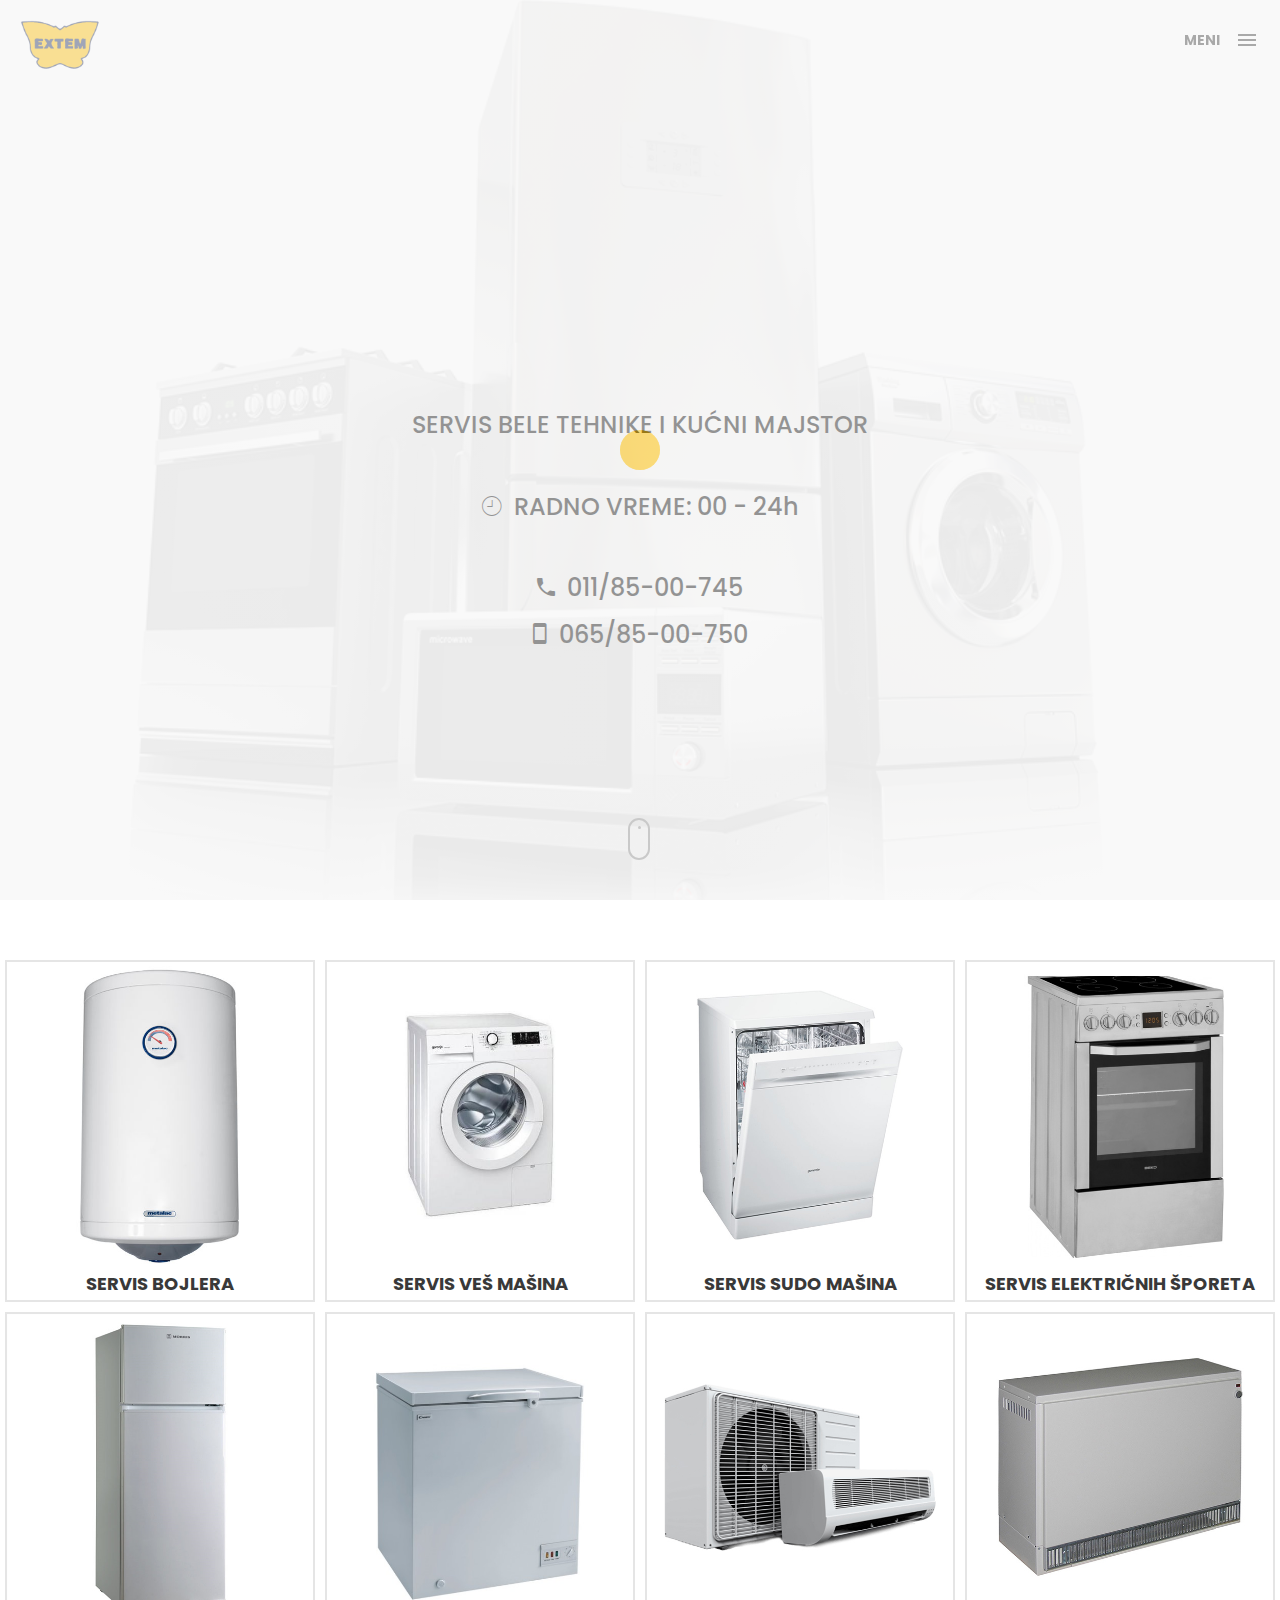
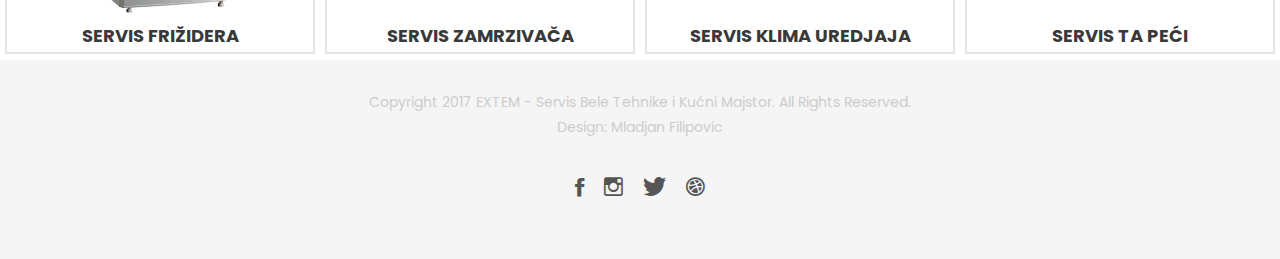
<file: index.html>
<!DOCTYPE html>
<html lang="en">

<head>
    <meta charset="utf-8">
    <meta http-equiv="X-UA-Compatible" content="IE=edge">
    <meta name="viewport" content="width=device-width, initial-scale=1">    
    <title>EXTEM - Servis Bele Tehnike i Kućni Majstor</title>
    <link rel="icon" href="img/fav.ico" type="image/x-icon">

    <!-- Bootstrap -->
    <link href="css/bootstrap.min.css" rel="stylesheet">
    <link href="ionicons/css/ionicons.min.css" rel="stylesheet">

    <!-- main css -->
    <link href="css/style.css" rel="stylesheet">


    <!-- modernizr -->
    <script src="js/modernizr.js"></script>

    
    <!--[if lt IE 9]>
      <script src="https://oss.maxcdn.com/html5shiv/3.7.2/html5shiv.min.js"></script>
      <script src="https://oss.maxcdn.com/respond/1.4.2/respond.min.js"></script>
    <![endif]-->
</head>

<body>

    <!-- Preloader -->
    <div id="preloader">
        <div class="pre-container">
            <div class="spinner">
                <div class="double-bounce1"></div>
                <div class="double-bounce2"></div>
            </div>
        </div>
    </div>
    <!-- end Preloader -->

    <div class="container-fluid">
        <!-- box header -->
        <header class="box-header">
            <div class="box-logo">
                <a href="index.html"><img src="img/logo.png" width="80" alt="EXTEM Logo"></a>
            </div>
            <!-- box-nav -->
            <a class="box-primary-nav-trigger" href="#0">
                <span class="box-menu-text">Meni</span><span class="box-menu-icon"></span>
            </a>
            <!-- box-primary-nav-trigger -->
        </header>
        <!-- end box header -->

        <!-- nav -->
        <nav>
            <ul class="box-primary-nav">
                <li class="box-label">EXTEM&nbsp;</li>

                <li><a href="index.html">Servis & Montaža</a> <i class="ion-ios-circle-filled color"></i></li>
                <li><a href="kucni-majstor.html">Kućni Majstor</a></li>
                <li><a href="akcije-popusti.html">Akcije & Popusti</a></li>
                <li><a href="kontakt.html">Kontakt</a></li>



                <li class="box-label">PRATITE NAS</li>

                <li class="box-social"><a href="#0"><i class="ion-social-facebook"></i></a></li>
                <li class="box-social"><a href="#0"><i class="ion-social-instagram-outline"></i></a></li>
                <li class="box-social"><a href="#0"><i class="ion-social-twitter"></i></a></li>
                <li class="box-social"><a href="#0"><i class="ion-social-dribbble"></i></a></li>
            </ul>
        </nav>
        <!-- end nav -->

        <!-- box-intro -->
        <section class="box-intro">
            <div class="table-cell">
                <h1 class="box-headline letters rotate-2">
                    <span class="box-words-wrapper">
                        <b class="is-visible">EXTEM</b>
                        <b>&nbsp;&nbsp;&nbsp;TERENSKA&nbsp;SLUZBA!</b>
                        <b>DOLAZIMO&nbsp;PO&nbsp;POZIVU!</b>
                    </span>
		        </h1>
                <h3>SERVIS BELE TEHNIKE I KUĆNI MAJSTOR</h3>
                <br>
                <h3><i class="ion-ios-clock-outline"></i>&nbsp; RADNO VREME: 00 - 24h</h3>
                <br>
                <h3><i class="ion-android-call"></i>&nbsp; 011/85-00-745</h3>
                <h3><i class="ion-android-phone-portrait"></i>&nbsp; 065/85-00-750</h3>
            </div>

            <div class="mouse">
                <div class="scroll"></div>
            </div>
        </section>
        <!-- end box-intro -->
    </div>

<!-- main container -->
<div class="main-container portfolio-inner clearfix">
    <!-- portfolio div -->
    <div class="portfolio-div">
        <div class="portfolio">           

            <!-- portfolio_container -->
            <div class="no-padding portfolio_container clearfix">

                <!-- Bojleri -->
                <div class="col-md-3 col-sm-6  fashion logo">
                    <a href="servis-bojlera.html" class="portfolio_item">
                        <img src="img/servis-bojlera.jpg" alt="Servis Bojlera" class="img-responsive" />
                                                
                        <div class="item_infos">                        
                            <span>SERVIS BOJLERA</span>
                        </div>                        
                        
                        <div class="portfolio_item_hover">
                            <div class="portfolio-border clearfix">
                                <div class="item_info">
                                    <span>BOJLERI</span>
                                    <em>Servis i Popravka / Montaža</em>
                                </div>                                
                            </div>
                        </div>
                    </a>
                </div>
                <!-- Bojleri -->

                <!-- Ves Masine -->
                <div class="col-md-3 col-sm-6 ads graphics">
                    <a href="servis-ves-masina.html" class="portfolio_item">
                        <img src="img/servis-ves-masina.jpg" alt="Servis Ves Masina" class="img-responsive" />
                       
                        <div class="item_infos">
                            <span>SERVIS VEŠ MAŠINA</span>
                        </div>
                       
                        <div class="portfolio_item_hover">
                            <div class="portfolio-border clearfix">
                                <div class="item_info">
                                    <span>VEŠ MAŠINE</span>
                                    <em>Servis i Popravka</em>
                                </div>
                            </div>
                        </div>
                    </a>
                </div>
                <!-- Ves Masine -->

                <!-- Sudo Masine -->
                <div class="col-md-3 col-sm-12 photography">
                    <a href="servis-sudo-masina.html" class="portfolio_item">
                        <img src="img/servis-sudo-masina.jpg" alt="Servis Sudo Masina" class="img-responsive" />

                        <div class="item_infos">
                            <span>SERVIS SUDO MAŠINA</span>
                        </div>

                        <div class="portfolio_item_hover">
                            <div class="portfolio-border clearfix">
                                <div class="item_info">
                                    <span>SUDO MAŠINE</span>
                                    <em>Servis i Popravka</em>
                                </div>
                            </div>
                        </div>
                    </a>
                </div>
                <!-- Sudo Masine -->

                <!-- Elektricni Sporeti -->
                <div class="col-md-3 col-sm-6 graphics ads">
                        <a href="servis-elektricnih-sporeta.html" class="portfolio_item">
                            <img src="img/servis-elektricni-sporeti.jpg" alt="Servis Elektricnih Sporeta" class="img-responsive" />

                            <div class="item_infos">
                                <span>SERVIS ELEKTRIČNIH ŠPORETA</span>
                            </div>

                            <div class="portfolio_item_hover">
                                <div class="portfolio-border clearfix">
                                    <div class="item_info">
                                        <span>ELEKTRIČNI ŠPORETI</span>
                                        <em>Servis i Popravka</em>
                                    </div>
                                </div>
                            </div>
                        </a>
                    </div>
                    <!-- Elektricni Sporeti -->

                <!-- Frizideri -->
                <div class="col-md-3 col-sm-6 fashion ads">
                    <a href="servis-frizidera.html" class="portfolio_item">
                        <img src="img/servis-frizideri.jpg" alt="Servis Frizidera" class="img-responsive" />

                        <div class="item_infos">
                            <span>SERVIS FRIŽIDERA</span>
                        </div>

                        <div class="portfolio_item_hover">
                            <div class="portfolio-border clearfix">
                                <div class="item_info">
                                    <span>FRIŽIDERI</span>
                                    <em>Servis i Popravka</em>
                                </div>
                            </div>
                        </div>
                    </a>
                </div>
                <!-- Frizideri -->               

                <!-- Zamrzivaci -->
                <div class="col-md-3 col-sm-12 photography">
                    <a href="servis-zamrzivaca.html" class="portfolio_item">
                        <img src="img/servis-zamrzivaci.jpeg" alt="Servis Zamrzivaca" class="img-responsive" />

                        <div class="item_infos">
                            <span>SERVIS ZAMRZIVAČA</span>
                        </div>

                        <div class="portfolio_item_hover">
                            <div class="portfolio-border clearfix">
                                <div class="item_info">
                                    <span>ZAMRZIVAČI</span>
                                    <em>Servis i Popravka</em>
                                </div>
                            </div>
                        </div>
                    </a>
                </div>
                <!-- Zamrzivaci -->                

                <!-- Klima Uredjaji -->
                <div class="col-md-3 col-sm-6 graphics ads">
                    <a href="servis-klima-uredjaja.html" class="portfolio_item">
                        <img src="img/servis-klima-uredjaji.jpg" alt="Servis Klima Uredjaja" class="img-responsive" />

                        <div class="item_infos">
                            <span>SERVIS KLIMA UREDJAJA</span>
                        </div>

                        <div class="portfolio_item_hover">
                            <div class="portfolio-border clearfix">
                                <div class="item_info">
                                    <span>KLIMA UREDJAJI</span>
                                    <em>Servis i Popravka / Montaža</em>
                                </div>
                            </div>
                        </div>
                    </a>
                </div>
                <!-- Klima Uredjaji -->

                <!-- TA Peci -->
                <div class="col-md-3 col-sm-6 graphics ads">
                        <a href="servis-ta-peci.html" class="portfolio_item">
                            <img src="img/servis-ta-peci.jpg" alt="Servis Ta Peci" class="img-responsive" />

                            <div class="item_infos">
                                <span>SERVIS TA PEĆI</span>
                            </div>

                            <div class="portfolio_item_hover">
                                <div class="portfolio-border clearfix">
                                    <div class="item_info">
                                        <span>TA PEĆI</span>
                                        <em>Servis i Popravka</em>
                                    </div>
                                </div>
                            </div>
                        </a>
                    </div>
                    <!-- TA Peci -->                
                  
            </div>
            <!-- end portfolio_container -->
        </div>
        <!-- portfolio -->
    </div>
    <!-- end portfolio div -->
</div>
<!-- end main container -->

    <!-- footer -->
    <footer>
        <div class="container-fluid">
            <p class="copyright">Copyright 2017 EXTEM - Servis Bele Tehnike i Kućni Majstor. All Rights Reserved.</p>
            <p class="copyright">Design: Mladjan Filipovic</p>
            
            <br>
            <ul class="social-ul">
                    <li class="box-social"><a href="#0"><i class="ion-social-facebook"></i></a></li>
                    <li class="box-social"><a href="#0"><i class="ion-social-instagram-outline"></i></a></li>
                    <li class="box-social"><a href="#0"><i class="ion-social-twitter"></i></a></li>
                    <li class="box-social"><a href="#0"><i class="ion-social-dribbble"></i></a></li>
            </ul>
        </div>
    </footer>
    <!-- end footer -->

    <!-- back to top -->
    <a href="#0" class="cd-top"><i class="ion-android-arrow-up"></i></a>
    <!-- end back to top -->



    <!-- jQuery -->
    <script src="js/jquery-2.1.1.js"></script>
    <!--  plugins -->
    <script src="js/bootstrap.min.js"></script>
    <script src="js/menu.js"></script>
    <script src="js/animated-headline.js"></script>
    <script src="js/isotope.pkgd.min.js"></script>


    <!--  custom script -->
    <script src="js/custom.js"></script>

</body>

</html>
</file>
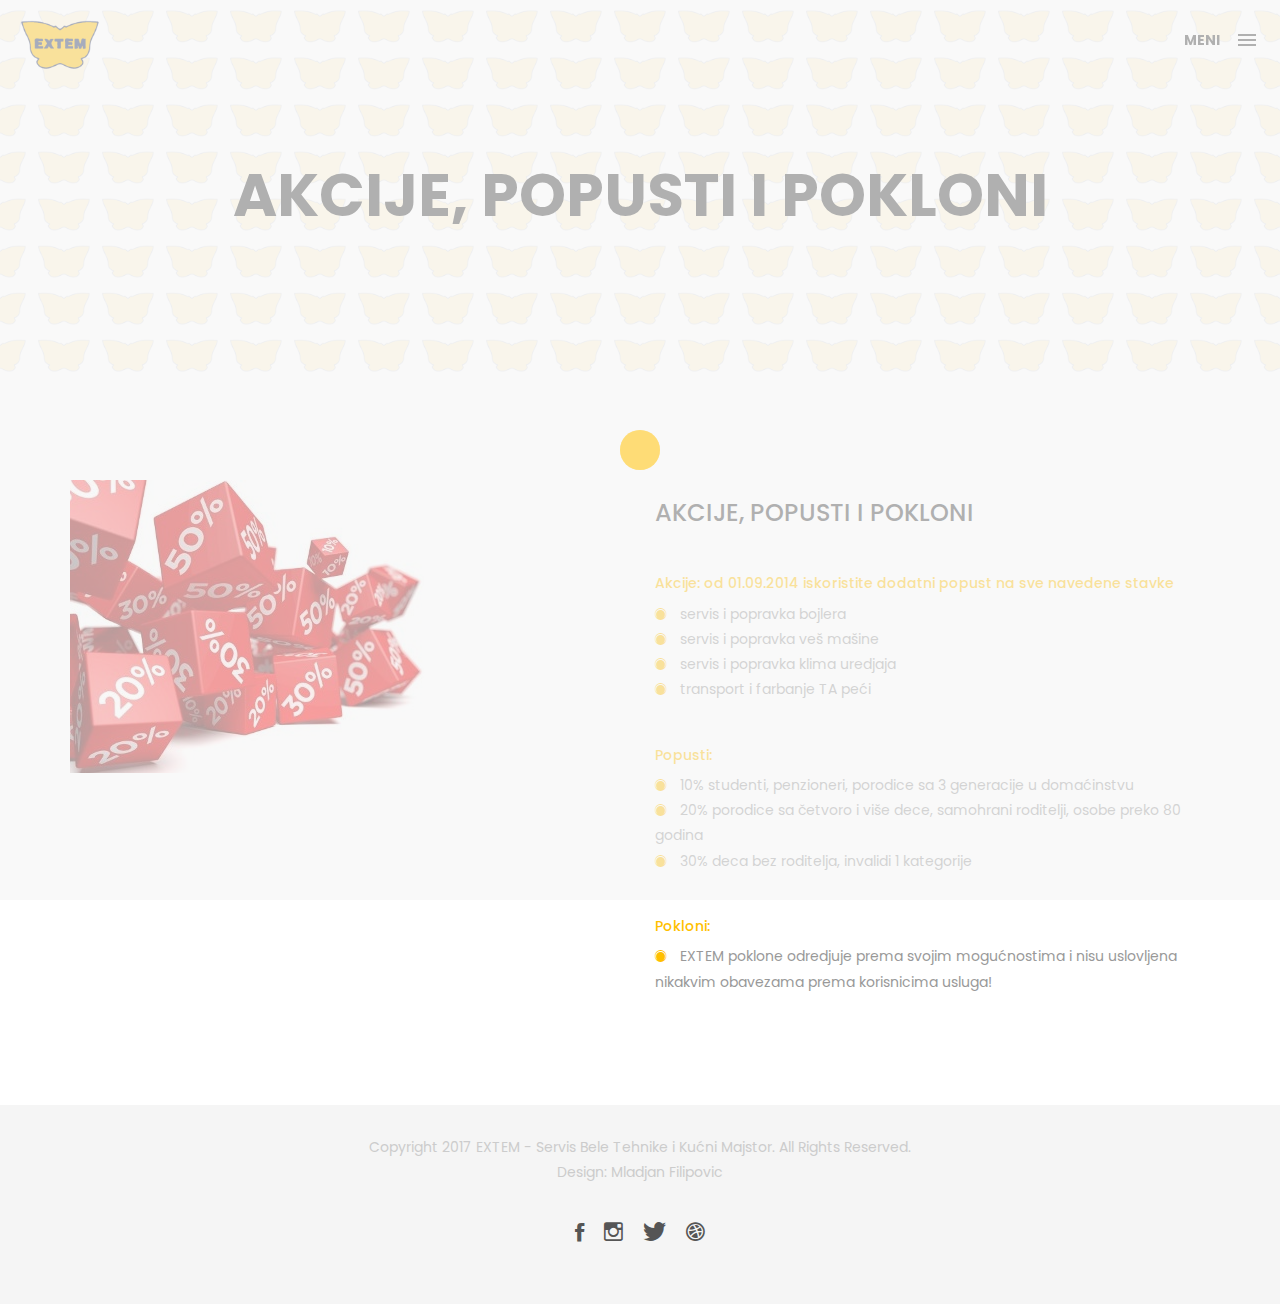
<file: akcije-popusti.html>
<!DOCTYPE html>
<html lang="en">

<head>
    <meta charset="utf-8">
    <meta http-equiv="X-UA-Compatible" content="IE=edge">
    <meta name="viewport" content="width=device-width, initial-scale=1">    
    <title>EXTEM - Akcije, Popusti i Pokloni</title>
    <link rel="icon" href="img/fav.ico" type="image/x-icon">

    <!-- Bootstrap -->
    <link href="css/bootstrap.min.css" rel="stylesheet">
    <link href="ionicons/css/ionicons.min.css" rel="stylesheet">

    <!-- main css -->
    <link href="css/style.css" rel="stylesheet">

    <!-- modernizr -->
    <script src="js/modernizr.js"></script>
    
    <!--[if lt IE 9]>
      <script src="https://oss.maxcdn.com/html5shiv/3.7.2/html5shiv.min.js"></script>
      <script src="https://oss.maxcdn.com/respond/1.4.2/respond.min.js"></script>
    <![endif]-->
</head>

<body>

    <!-- Preloader -->
    <div id="preloader">
        <div class="pre-container">
            <div class="spinner">
                <div class="double-bounce1"></div>
                <div class="double-bounce2"></div>
            </div>
        </div>
    </div>
    <!-- end Preloader -->

    <div class="container-fluid"> 
       <!-- box-header -->
        <header class="box-header">
            <div class="box-logo">
                <a href="index.html"><img src="img/logo.png" width="80" alt="EXTEM Logo"></a>
            </div>
            <!-- box-nav -->
            <a class="box-primary-nav-trigger" href="#0">
                <span class="box-menu-text">Meni</span><span class="box-menu-icon"></span>
            </a>
        </header>
        <!-- end box-header -->
        
        <!-- nav -->
        <nav>
            <ul class="box-primary-nav">
                <li class="box-label">EXTEM</li>
                
                <li><a href="index.html">Servis & Montaža</a></li>
                <li><a href="kucni-majstor.html">Kućni Majstor</a></li>
                <li><a href="akcije-popusti.html">Akcije & Popusti</a> <i class="ion-ios-circle-filled color"></i> </li>
                <li><a href="kontakt.html">Kontakt</a></li>

                <li class="box-label">PRATITE NAS</li>

                <li class="box-social"><a href="#0"><i class="ion-social-facebook"></i></a></li>
                <li class="box-social"><a href="#0"><i class="ion-social-instagram-outline"></i></a></li>
                <li class="box-social"><a href="#0"><i class="ion-social-twitter"></i></a></li>
                <li class="box-social"><a href="#0"><i class="ion-social-dribbble"></i></a></li>
            </ul>
        </nav>
        <!-- end nav -->  
    </div>
    
    <!-- Top bar -->
    <div class="top-bar">
        <h1>AKCIJE, POPUSTI I POKLONI</h1>        
    </div>
    <!-- end Top bar -->
    
    <!-- Main container -->
    <div class="container main-container clearfix"> 
        <div class="col-md-6">
            <img src="img/akcije-popusti-pokloni.jpg" class="img-responsive" alt="Akcije i Popusti" />
        </div>
        <div class="col-md-6">
           <h3 class="uppercase">AKCIJE, POPUSTI I POKLONI</h3>
           
           <div class="h-30"></div>
           <h5>Akcije: od 01.09.2014 iskoristite dodatni popust na sve navedene stavke</h5>
           <ul class="cat-ul">
                <li><i class="ion-ios-circle-filled"></i> servis i popravka bojlera</li>
                <li><i class="ion-ios-circle-filled"></i> servis i popravka veš mašine</li>
                <li><i class="ion-ios-circle-filled"></i> servis i popravka klima uredjaja</li>
                <li><i class="ion-ios-circle-filled"></i> transport i farbanje TA peći</li>
            </ul>
<br>
           <h5>Popusti:</h5>
           <ul class="cat-ul">
                <li><i class="ion-ios-circle-filled"></i> 10% studenti, penzioneri, porodice sa 3 generacije u domaćinstvu</li>
                <li><i class="ion-ios-circle-filled"></i> 20% porodice sa četvoro i više dece, samohrani roditelji, osobe preko 80 godina</li>
                <li><i class="ion-ios-circle-filled"></i> 30% deca bez roditelja, invalidi 1 kategorije</li>                
            </ul>
<br>
           <h5>Pokloni:</h5>
           <ul class="cat-ul">
                <li><i class="ion-ios-circle-filled"></i> EXTEM poklone odredjuje prema svojim mogućnostima i nisu uslovljena nikakvim obavezama prema korisnicima usluga!</li>      
            </ul>
        
        </div>
    </div>
    <!-- end Main container -->


    <!-- footer -->
    <footer>
        <div class="container-fluid">
                <p class="copyright">Copyright 2017 EXTEM - Servis Bele Tehnike i Kućni Majstor. All Rights Reserved.</p>
                <p class="copyright">Design: Mladjan Filipovic</p>

                <br>
                <ul class="social-ul">
                        <li class="box-social"><a href="#0"><i class="ion-social-facebook"></i></a></li>
                        <li class="box-social"><a href="#0"><i class="ion-social-instagram-outline"></i></a></li>
                        <li class="box-social"><a href="#0"><i class="ion-social-twitter"></i></a></li>
                        <li class="box-social"><a href="#0"><i class="ion-social-dribbble"></i></a></li>
                </ul>                
        </div>
    </footer>
    <!-- end footer -->
    
    <!-- back to top -->
    <a href="#0" class="cd-top"><i class="ion-android-arrow-up"></i></a>
    <!-- end back to top -->



    <!-- jQuery -->
    <script src="js/jquery-2.1.1.js"></script>
    <!--  plugins -->
    <script src="js/bootstrap.min.js"></script>
    <script src="js/menu.js"></script>
    <script src="js/animated-headline.js"></script>
    <script src="js/isotope.pkgd.min.js"></script>


    <!--  custom script -->
    <script src="js/custom.js"></script>

</body>

</html>
</file>
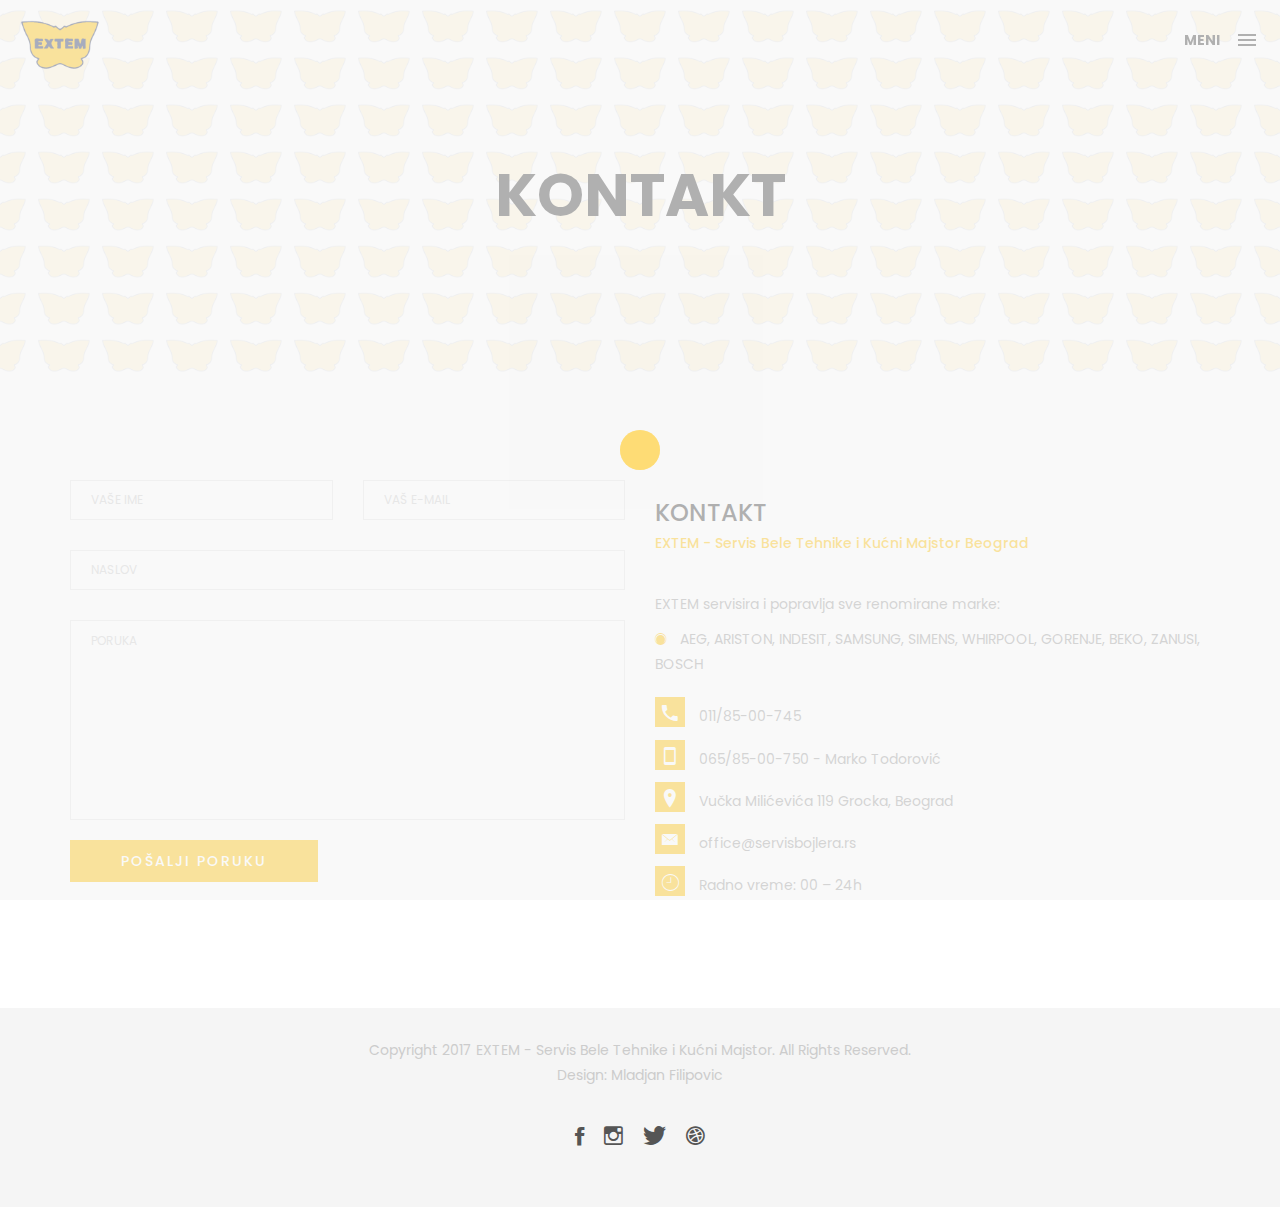
<file: kontakt.html>
<!DOCTYPE html>
<html lang="en">

<head>
    <meta charset="utf-8">
    <meta http-equiv="X-UA-Compatible" content="IE=edge">
    <meta name="viewport" content="width=device-width, initial-scale=1">
    <title>EXTEM - Kontakt</title>

    <!-- Bootstrap -->
    <link href="css/bootstrap.min.css" rel="stylesheet">
    <link href="ionicons/css/ionicons.min.css" rel="stylesheet">
    <link rel="icon" href="img/fav.ico" type="image/x-icon">

    <!-- main css -->
    <link href="css/style.css" rel="stylesheet">


    <!-- modernizr -->
    <script src="js/modernizr.js"></script>

    <!--[if lt IE 9]>
      <script src="https://oss.maxcdn.com/html5shiv/3.7.2/html5shiv.min.js"></script>
      <script src="https://oss.maxcdn.com/respond/1.4.2/respond.min.js"></script>
    <![endif]-->
</head>

<body>

    <!-- Preloader -->
    <div id="preloader">
        <div class="pre-container">
            <div class="spinner">
                <div class="double-bounce1"></div>
                <div class="double-bounce2"></div>
            </div>
        </div>
    </div>
    <!-- end Preloader -->

    <div class="container-fluid">
        <!-- box-header -->
        <header class="box-header">
            <div class="box-logo">
                <a href="index.html"><img src="img/logo.png" width="80" alt="EXTEM Logo"></a>
            </div>
            <!-- box-nav -->
            <a class="box-primary-nav-trigger" href="#0">
                <span class="box-menu-text">Meni</span><span class="box-menu-icon"></span>
            </a>
            <!-- box-primary-nav-trigger -->
        </header>
        <!-- end box-header -->

        <!-- nav -->
        <nav>
            <ul class="box-primary-nav">
                <li class="box-label">EXTEM</li>

                <li><a href="index.html">Servis & Montaža</a></li>
                <li><a href="kucni-majstor.html">Kućni Majstor</a></li>
                <li><a href="akcije-popusti.html">Akcije & Popusti</a></li>
                <li><a href="kontakt.html">Kontakt</a> <i class="ion-ios-circle-filled color"></i> </li>



                <li class="box-label">PRATITE NAS</li>

                <li class="box-social"><a href="#0"><i class="ion-social-facebook"></i></a></li>
                <li class="box-social"><a href="#0"><i class="ion-social-instagram-outline"></i></a></li>
                <li class="box-social"><a href="#0"><i class="ion-social-twitter"></i></a></li>
                <li class="box-social"><a href="#0"><i class="ion-social-dribbble"></i></a></li>
            </ul>
        </nav>
        <!-- end nav -->

    </div>

    <!-- top bar -->
    <div class="top-bar">
        <h1>KONTAKT</h1>       
    </div>
    <!-- end top bar -->

    <!-- main-container -->
    <div class="container main-container">
        <div class="col-md-6">
            <form action="#" method="post">
                <div class="row">
                    <div class="col-md-6">
                        <div class="input-contact">
                            <input type="text" name="name">
                            <span>VAŠE IME</span>
                        </div>
                    </div>
                    <div class="col-md-6">
                        <div class="input-contact">
                            <input type="text" name="email">
                            <span>VAŠ E-MAIL</span>
                        </div>
                    </div>
                    <div class="col-md-12">
                        <div class="input-contact">
                            <input type="text" name="object">
                            <span>NASLOV</span>
                        </div>
                    </div>
                    <div class="col-md-12">
                        <div class="textarea-contact">
                            <textarea name="message"></textarea>
                            <span>PORUKA</span>
                        </div>
                    </div>
                    <div class="col-md-12">
                        <a href="#" class="btn btn-box">POŠALJI PORUKU</a>
                    </div>
                </div>
            </form>
        </div>

        <div class="col-md-6">
            <h3 class="text-uppercase">KONTAKT</h3>
            <h5>EXTEM - Servis Bele Tehnike i Kućni Majstor Beograd</h5>
            <div class="h-30"></div>
            <p>EXTEM servisira i popravlja sve renomirane marke:</p>
            <ul class="cat-ul">
            <li><i class="ion-ios-circle-filled"></i> AEG, ARISTON, INDESIT, SAMSUNG, SIMENS, WHIRPOOL, GORENJE, BEKO, ZANUSI, BOSCH</li>
            </ul>            
            <div class="contact-info">
                <p><i class="ion-android-call"></i> 011/85-00-745</p> <br />
                <p><i class="ion-android-phone-portrait"></i> 065/85-00-750 - Marko Todorović</p> <br />
                <p><i class="ion-ios-location"></i> Vučka Milićevića 119 Grocka, Beograd</p> <br />                
                <p><i class="ion-ios-email"></i> office@servisbojlera.rs</p> <br /> 
                <p><i class="ion-ios-clock-outline"></i> Radno vreme: 00 – 24h</p>
            </div>
        </div>


    </div>
    <!-- end main-container -->

    <!-- footer -->
    <footer>
            <div class="container-fluid">
                    <p class="copyright">Copyright 2017 EXTEM - Servis Bele Tehnike i Kućni Majstor. All Rights Reserved.</p>
                    <p class="copyright">Design: Mladjan Filipovic</p>
                   
                    <br>
                    <ul class="social-ul">
                            <li class="box-social"><a href="#0"><i class="ion-social-facebook"></i></a></li>
                            <li class="box-social"><a href="#0"><i class="ion-social-instagram-outline"></i></a></li>
                            <li class="box-social"><a href="#0"><i class="ion-social-twitter"></i></a></li>
                            <li class="box-social"><a href="#0"><i class="ion-social-dribbble"></i></a></li>
                    </ul>    
            </div>
    </footer>
    <!-- end footer -->

    <!-- back to top -->
    <a href="#0" class="cd-top"><i class="ion-android-arrow-up"></i></a>
    <!-- end back to top -->



    <!-- jQuery -->
    <script src="js/jquery-2.1.1.js"></script>
    <!--  plugins -->
    <script src="js/bootstrap.min.js"></script>
    <script src="js/menu.js"></script>
    <script src="js/animated-headline.js"></script>
    <script src="js/isotope.pkgd.min.js"></script>


    <!--  custom script -->
    <script src="js/custom.js"></script>

</body>

</html>
</file>
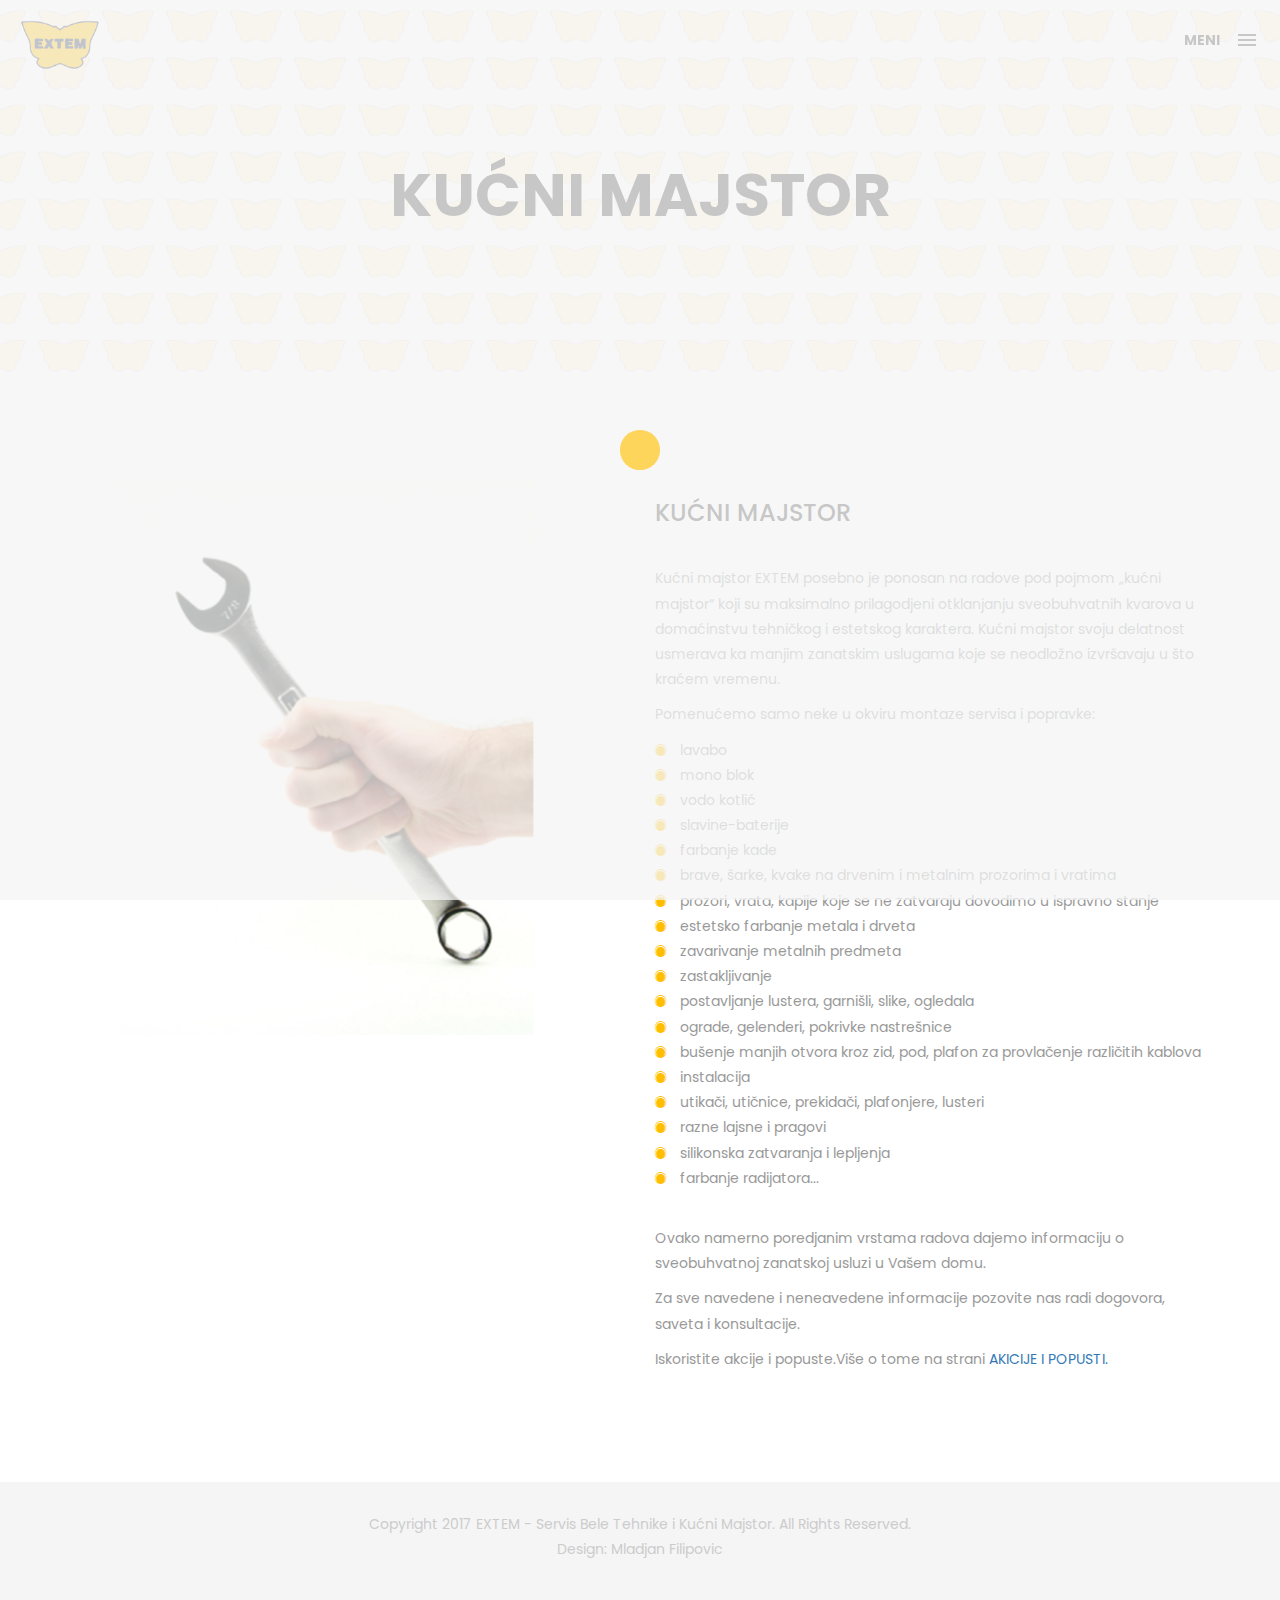
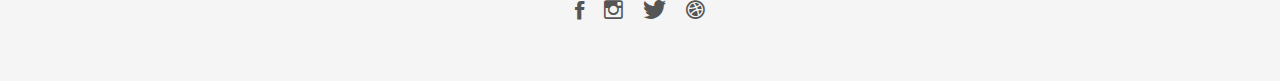
<file: kucni-majstor.html>
<!DOCTYPE html>
<html lang="en">

<head>
    <meta charset="utf-8">
    <meta http-equiv="X-UA-Compatible" content="IE=edge">
    <meta name="viewport" content="width=device-width, initial-scale=1">    
    <title>EXTEM - Kućni Majstor</title>
    <link rel="icon" href="img/fav.ico" type="image/x-icon">

    <!-- Bootstrap -->
    <link href="css/bootstrap.min.css" rel="stylesheet">
    <link href="ionicons/css/ionicons.min.css" rel="stylesheet">

    <!-- main css -->
    <link href="css/style.css" rel="stylesheet">

    <!-- modernizr -->
    <script src="js/modernizr.js"></script>
    
    <!--[if lt IE 9]>
      <script src="https://oss.maxcdn.com/html5shiv/3.7.2/html5shiv.min.js"></script>
      <script src="https://oss.maxcdn.com/respond/1.4.2/respond.min.js"></script>
    <![endif]-->
</head>

<body>

    <!-- Preloader -->
    <div id="preloader">
        <div class="pre-container">
            <div class="spinner">
                <div class="double-bounce1"></div>
                <div class="double-bounce2"></div>
            </div>
        </div>
    </div>
    <!-- end Preloader -->

    <div class="container-fluid"> 
       <!-- box-header -->
        <header class="box-header">
            <div class="box-logo">
                <a href="index.html"><img src="img/logo.png" width="80" alt="EXTEM Logo"></a>
            </div>
            <!-- box-nav -->
            <a class="box-primary-nav-trigger" href="#0">
                <span class="box-menu-text">Meni</span><span class="box-menu-icon"></span>
            </a>
        </header>
        <!-- end box-header -->
        
        <!-- nav -->
        <nav>
            <ul class="box-primary-nav">
                <li class="box-label">EXTEM</li>
                
                <li><a href="index.html">Servis & Montaža</a></li>
                <li><a href="kucni-majstor.html">Kućni Majstor</a> <i class="ion-ios-circle-filled color"></i> </li>
                <li><a href="akcije-popusti.html">Akcije & Popusti</a></li>
                <li><a href="kontakt.html">Kontakt</a></li>

                <li class="box-label">PRATITE NAS</li>

                <li class="box-social"><a href="#0"><i class="ion-social-facebook"></i></a></li>
                <li class="box-social"><a href="#0"><i class="ion-social-instagram-outline"></i></a></li>
                <li class="box-social"><a href="#0"><i class="ion-social-twitter"></i></a></li>
                <li class="box-social"><a href="#0"><i class="ion-social-dribbble"></i></a></li>
            </ul>
        </nav>
        <!-- end nav -->  
    </div>
    
    <!-- Top bar -->
    <div class="top-bar">
        <h1>KUĆNI MAJSTOR</h1>        
    </div>
    <!-- end Top bar -->
    
    <!-- Main container -->
    <div class="container main-container clearfix"> 
        <div class="col-md-6">
            <img src="img/kucni-majstor.jpg" class="img-responsive" alt="Kucni Majstor" />
        </div>
        <div class="col-md-6">
           <h3 class="uppercase">KUĆNI MAJSTOR</h3>
           
           <div class="h-30"></div>
            <p>Kućni majstor EXTEM posebno je ponosan na radove pod pojmom „kućni majstor“ koji su maksimalno prilagodjeni otklanjanju sveobuhvatnih 
               kvarova u domaćinstvu tehničkog i estetskog karaktera. Kućni majstor svoju delatnost usmerava ka manjim zanatskim uslugama koje se 
               neodložno izvršavaju u što kraćem vremenu.</p>
            <p>Pomenućemo samo neke u okviru montaze servisa i popravke: </p>
            
        <ul class="cat-ul">
            <li><i class="ion-ios-circle-filled"></i> lavabo</li>
            <li><i class="ion-ios-circle-filled"></i> mono blok</li>
            <li><i class="ion-ios-circle-filled"></i> vodo kotlić</li>
            <li><i class="ion-ios-circle-filled"></i> slavine-baterije</li>
            <li><i class="ion-ios-circle-filled"></i> farbanje kade</li>
            <li><i class="ion-ios-circle-filled"></i> brave, šarke, kvake na drvenim i metalnim prozorima i vratima</li>
            <li><i class="ion-ios-circle-filled"></i> prozori, vrata, kapije koje se ne zatvaraju dovodimo u ispravno stanje</li>
            <li><i class="ion-ios-circle-filled"></i> estetsko farbanje metala i drveta</li>
            <li><i class="ion-ios-circle-filled"></i> zavarivanje metalnih predmeta</li>
            <li><i class="ion-ios-circle-filled"></i> zastakljivanje</li>
            <li><i class="ion-ios-circle-filled"></i> postavljanje lustera, garnišli, slike, ogledala</li>
            <li><i class="ion-ios-circle-filled"></i> ograde, gelenderi, pokrivke nastrešnice</li>
            <li><i class="ion-ios-circle-filled"></i> bušenje manjih otvora kroz zid, pod, plafon za provlačenje različitih kablova</li>
            <li><i class="ion-ios-circle-filled"></i> instalacija</li>
            <li><i class="ion-ios-circle-filled"></i> utikači, utičnice, prekidači, plafonjere, lusteri</li>
            <li><i class="ion-ios-circle-filled"></i> razne lajsne i pragovi</li>
            <li><i class="ion-ios-circle-filled"></i> silikonska zatvaranja i lepljenja</li>
            <li><i class="ion-ios-circle-filled"></i> farbanje radijatora...</li>       
        </ul>
    <br>
            <p>Ovako namerno poredjanim vrstama radova dajemo informaciju o sveobuhvatnoj zanatskoj usluzi u Vašem domu.</p>
            <p>Za sve navedene i neneavedene informacije pozovite nas radi dogovora, saveta i konsultacije.</p>
            <p>Iskoristite akcije i popuste.Više o tome na strani <a href="akcije-popusti.html">AKICIJE I POPUSTI.</a></p>
            
            
        </div>
    </div>
    <!-- end Main container -->


    <!-- footer -->
    <footer>
        <div class="container-fluid">
                <p class="copyright">Copyright 2017 EXTEM - Servis Bele Tehnike i Kućni Majstor. All Rights Reserved.</p>
                <p class="copyright">Design: Mladjan Filipovic</p>
               
                <br>
                <ul class="social-ul">
                        <li class="box-social"><a href="#0"><i class="ion-social-facebook"></i></a></li>
                        <li class="box-social"><a href="#0"><i class="ion-social-instagram-outline"></i></a></li>
                        <li class="box-social"><a href="#0"><i class="ion-social-twitter"></i></a></li>
                        <li class="box-social"><a href="#0"><i class="ion-social-dribbble"></i></a></li>
                </ul>
        </div>
    </footer>
    <!-- end footer -->
    
    <!-- back to top -->
    <a href="#0" class="cd-top"><i class="ion-android-arrow-up"></i></a>
    <!-- end back to top -->



    <!-- jQuery -->
    <script src="js/jquery-2.1.1.js"></script>
    <!--  plugins -->
    <script src="js/bootstrap.min.js"></script>
    <script src="js/menu.js"></script>
    <script src="js/animated-headline.js"></script>
    <script src="js/isotope.pkgd.min.js"></script>


    <!--  custom script -->
    <script src="js/custom.js"></script>

</body>

</html>
</file>
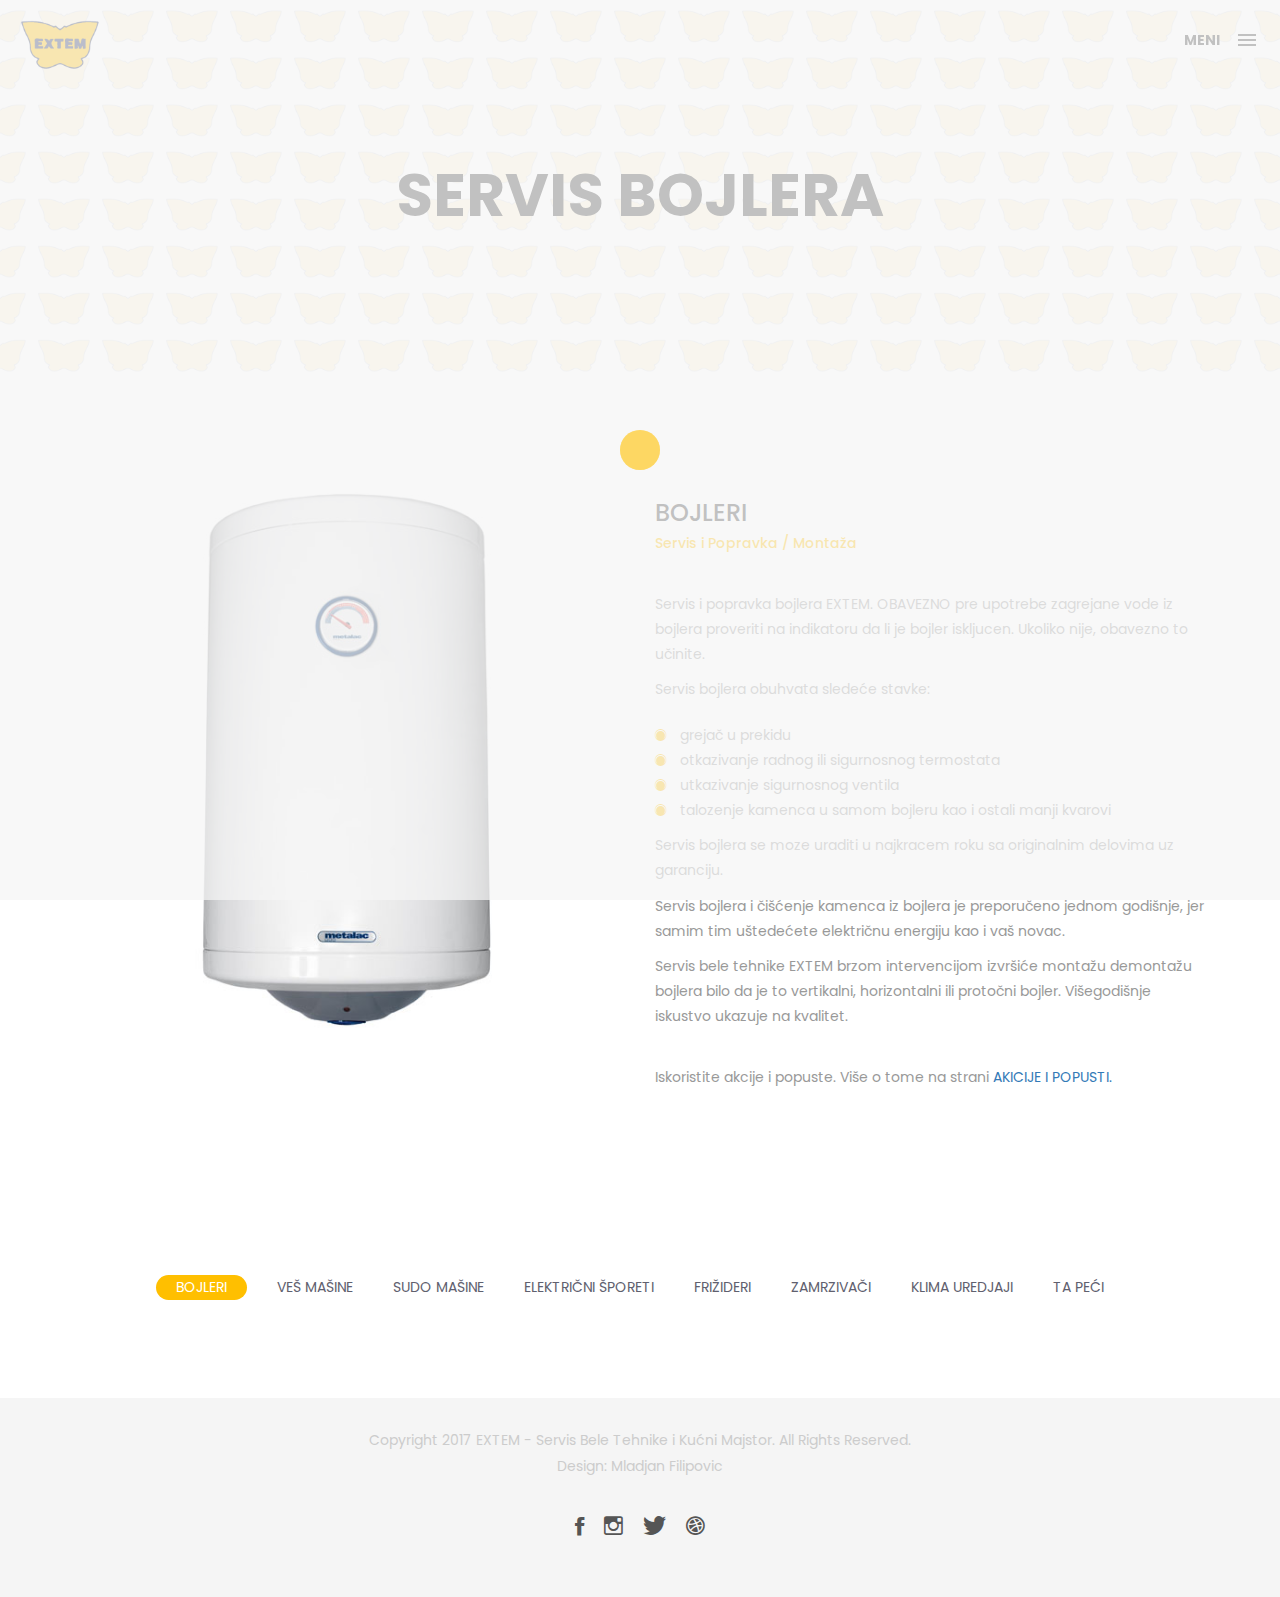
<file: servis-bojlera.html>
<!DOCTYPE html>
<html lang="en">

<head>
    <meta charset="utf-8">
    <meta http-equiv="X-UA-Compatible" content="IE=edge">
    <meta name="viewport" content="width=device-width, initial-scale=1">    
    <title>EXTEM - Servis Bojlera</title>
    <link rel="icon" href="img/fav.ico" type="image/x-icon">

    <!-- Bootstrap -->
    <link href="css/bootstrap.min.css" rel="stylesheet">
    <link href="ionicons/css/ionicons.min.css" rel="stylesheet">

    <!-- main css -->
    <link href="css/style.css" rel="stylesheet">

    <!-- modernizr -->
    <script src="js/modernizr.js"></script>
    
    <!--[if lt IE 9]>
      <script src="https://oss.maxcdn.com/html5shiv/3.7.2/html5shiv.min.js"></script>
      <script src="https://oss.maxcdn.com/respond/1.4.2/respond.min.js"></script>
    <![endif]-->
</head>

<body>

    <!-- Preloader -->
    <div id="preloader">
        <div class="pre-container">
            <div class="spinner">
                <div class="double-bounce1"></div>
                <div class="double-bounce2"></div>
            </div>
        </div>
    </div>
    <!-- end Preloader -->

    <div class="container-fluid"> 
       <!-- box-header -->
        <header class="box-header">
            <div class="box-logo">
                <a href="index.html"><img src="img/logo.png" width="80" alt="EXTEM Logo"></a>
            </div>
            <!-- box-nav -->
            <a class="box-primary-nav-trigger" href="#0">
                <span class="box-menu-text">Meni</span><span class="box-menu-icon"></span>
            </a>
        </header>
        <!-- end box-header -->
        
        <!-- nav -->
        <nav>
            <ul class="box-primary-nav">
                <li class="box-label">EXTEM</li>
                
                <li><a href="index.html">Servis & Montaža</a> <i class="ion-ios-circle-filled color"></i></li>
                <li><a href="kucni-majstor.html">Kućni Majstor</a></li>
                <li><a href="akcije-popusti.html">Akcije & Popusti</a></li>
                <li><a href="kontakt.html">Kontakt</a></li>

                <li class="box-label">PRATITE NAS</li>

                <li class="box-social"><a href="#0"><i class="ion-social-facebook"></i></a></li>
                <li class="box-social"><a href="#0"><i class="ion-social-instagram-outline"></i></a></li>
                <li class="box-social"><a href="#0"><i class="ion-social-twitter"></i></a></li>
                <li class="box-social"><a href="#0"><i class="ion-social-dribbble"></i></a></li>
            </ul>
        </nav>
        <!-- end nav -->  
    </div>
    
    <!-- Top bar -->
    <div class="top-bar">
        <h1>SERVIS BOJLERA</h1>        
    </div>
    <!-- end Top bar -->
    
    <!-- Main container -->
    <div class="container main-container clearfix"> 
        <div class="col-md-6">
            <img src="img/servis-bojlera.jpg" class="img-responsive" alt="" />
        </div>
        <div class="col-md-6">
           <h3 class="uppercase">BOJLERI</h3>
           <h5>Servis i Popravka / Montaža</h5>
           <div class="h-30"></div>
            <p>Servis i popravka bojlera EXTEM. OBAVEZNO pre upotrebe zagrejane vode iz bojlera proveriti na indikatoru da li je bojler iskljucen. Ukoliko nije, obavezno to učinite.</p>

            <p>Servis bojlera obuhvata sledeće stavke:</p>
            <div class="h-10"></div>
        <ul class="cat-ul">
            <li><i class="ion-ios-circle-filled"></i> grejač u prekidu</li>
            <li><i class="ion-ios-circle-filled"></i> otkazivanje radnog ili sigurnosnog termostata</li>
            <li><i class="ion-ios-circle-filled"></i> utkazivanje sigurnosnog ventila</li>
            <li><i class="ion-ios-circle-filled"></i> talozenje kamenca u samom bojleru kao i ostali manji kvarovi</li>
        </ul>
            
            <p>Servis bojlera se moze uraditi u najkracem roku sa originalnim delovima uz garanciju.</p>
            <p>Servis bojlera i čišćenje kamenca iz bojlera je preporučeno jednom godišnje, jer samim tim uštedećete električnu energiju kao i vaš novac.</p>
            <p>Servis bele tehnike EXTEM brzom intervencijom izvršiće montažu demontažu bojlera bilo da je to vertikalni, horizontalni ili protočni bojler. Višegodišnje iskustvo ukazuje na kvalitet.</p>
            <br>
            <p>Iskoristite akcije i popuste. Više o tome na strani <a href="akcije-popusti.html">AKICIJE I POPUSTI.</a></p>
        
            
        </div>
    </div>
    <!-- end Main container -->

    <!-- container -->
    <div class="main-container portfolio-inner clearfix">
        <!-- portfolio div -->
        <div class="portfolio-div">
            <div class="portfolio">
                <!-- portfolio_button -->
                <div class="categories-grid wow fadeInLeft">
                    <nav class="categories text-center">
                        <ul class="portfolio_button">
                            <li><a href="servis-bojlera.html" class="active" >BOJLERI</a></li>
                            <li><a href="servis-ves-masina.html">VEŠ MAŠINE</a></li>
                            <li><a href="servis-sudo-masina.html" >SUDO MAŠINE</a></li>
                            <li><a href="servis-elektricnih-sporeta.html" >ELEKTRIČNI ŠPORETI</a></li>
                            <li><a href="servis-frizidera.html" >FRIŽIDERI</a></li>
                            <li><a href="servis-zamrzivaca.html" >ZAMRZIVAČI</a></li>
                            <li><a href="servis-klima-uredjaja.html" >KLIMA UREDJAJI</a></li>
                            <li><a href="servis-ta-peci.html" >TA PEĆI</a></li>                                
                        </ul>
                    </nav>
                </div>
                <!-- portfolio_button -->
            </div>
        </div>
    </div>        
<!-- end container -->


    <!-- footer -->
    <footer>
        <div class="container-fluid">
                <p class="copyright">Copyright 2017 EXTEM - Servis Bele Tehnike i Kućni Majstor. All Rights Reserved.</p>
                <p class="copyright">Design: Mladjan Filipovic</p>

                <br>
                <ul class="social-ul">
                        <li class="box-social"><a href="#0"><i class="ion-social-facebook"></i></a></li>
                        <li class="box-social"><a href="#0"><i class="ion-social-instagram-outline"></i></a></li>
                        <li class="box-social"><a href="#0"><i class="ion-social-twitter"></i></a></li>
                        <li class="box-social"><a href="#0"><i class="ion-social-dribbble"></i></a></li>
                </ul>                
        </div>
    </footer>
    <!-- end footer -->
    
    <!-- back to top -->
    <a href="#0" class="cd-top"><i class="ion-android-arrow-up"></i></a>
    <!-- end back to top -->



    <!-- jQuery -->
    <script src="js/jquery-2.1.1.js"></script>
    <!--  plugins -->
    <script src="js/bootstrap.min.js"></script>
    <script src="js/menu.js"></script>
    <script src="js/animated-headline.js"></script>
    <script src="js/isotope.pkgd.min.js"></script>


    <!--  custom script -->
    <script src="js/custom.js"></script>

</body>

</html>
</file>
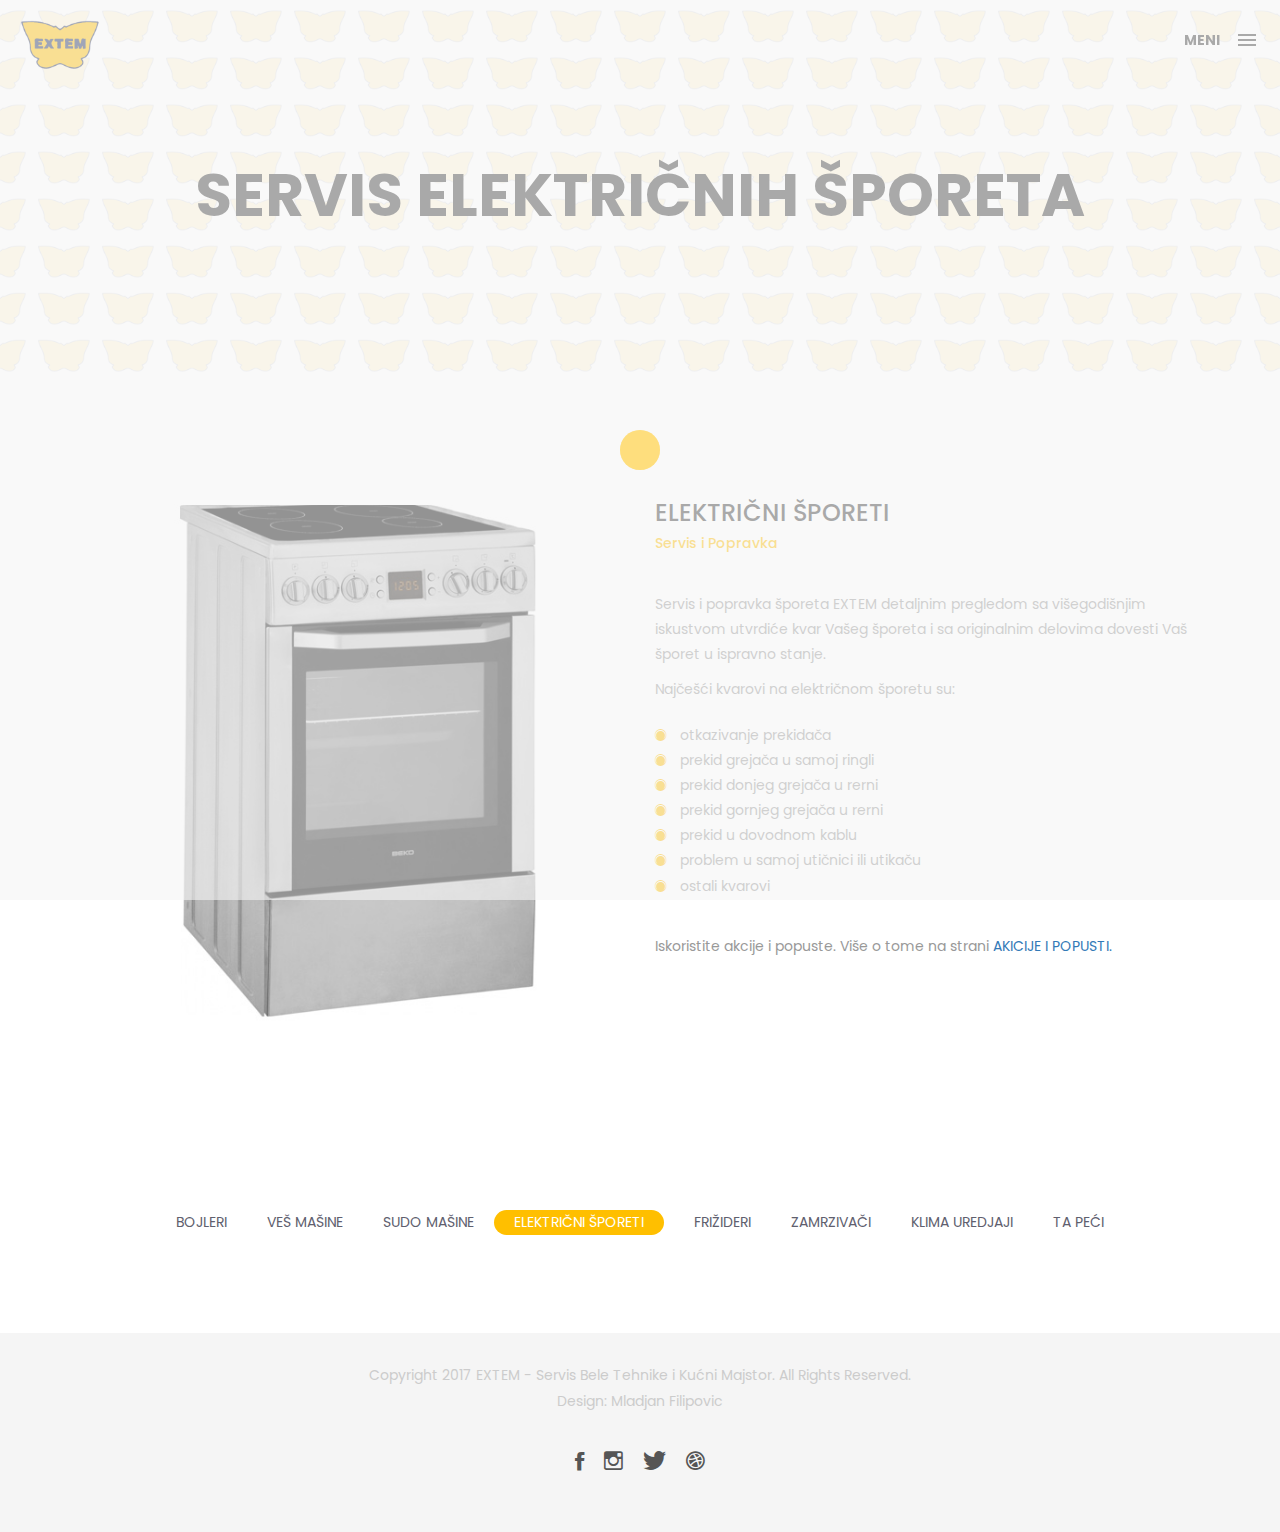
<file: servis-elektricnih-sporeta.html>
<!DOCTYPE html>
<html lang="en">

<head>
    <meta charset="utf-8">
    <meta http-equiv="X-UA-Compatible" content="IE=edge">
    <meta name="viewport" content="width=device-width, initial-scale=1">    
    <title>EXTEM - Servis Elekričnih Šporeta</title>
    <link rel="icon" href="img/fav.ico" type="image/x-icon">

    <!-- Bootstrap -->
    <link href="css/bootstrap.min.css" rel="stylesheet">
    <link href="ionicons/css/ionicons.min.css" rel="stylesheet">

    <!-- main css -->
    <link href="css/style.css" rel="stylesheet">

    <!-- modernizr -->
    <script src="js/modernizr.js"></script>
    
    <!--[if lt IE 9]>
      <script src="https://oss.maxcdn.com/html5shiv/3.7.2/html5shiv.min.js"></script>
      <script src="https://oss.maxcdn.com/respond/1.4.2/respond.min.js"></script>
    <![endif]-->
</head>

<body>

    <!-- Preloader -->
    <div id="preloader">
        <div class="pre-container">
            <div class="spinner">
                <div class="double-bounce1"></div>
                <div class="double-bounce2"></div>
            </div>
        </div>
    </div>
    <!-- end Preloader -->

    <div class="container-fluid"> 
       <!-- box-header -->
        <header class="box-header">
            <div class="box-logo">
                <a href="index.html"><img src="img/logo.png" width="80" alt="EXTEM Logo"></a>
            </div>
            <!-- box-nav -->
            <a class="box-primary-nav-trigger" href="#0">
                <span class="box-menu-text">Meni</span><span class="box-menu-icon"></span>
            </a>
        </header>
        <!-- end box-header -->
        
        <!-- nav -->
        <nav>
            <ul class="box-primary-nav">
                <li class="box-label">EXTEM</li>
                
                <li><a href="index.html">Servis & Montaža</a> <i class="ion-ios-circle-filled color"></i></li>
                <li><a href="kucni-majstor.html">Kućni Majstor</a></li>
                <li><a href="akcije-popusti.html">Akcije & Popusti</a></li>
                <li><a href="kontakt.html">Kontakt</a></li>

                <li class="box-label">PRATITE NAS</li>

                <li class="box-social"><a href="#0"><i class="ion-social-facebook"></i></a></li>
                <li class="box-social"><a href="#0"><i class="ion-social-instagram-outline"></i></a></li>
                <li class="box-social"><a href="#0"><i class="ion-social-twitter"></i></a></li>
                <li class="box-social"><a href="#0"><i class="ion-social-dribbble"></i></a></li>
            </ul>
        </nav>
        <!-- end nav -->  
    </div>
    
    <!-- Top bar -->
    <div class="top-bar">
        <h1>SERVIS ELEKTRIČNIH ŠPORETA</h1>        
    </div>
    <!-- end Top bar -->
    
    <!-- Main container -->
    <div class="container main-container clearfix"> 
        <div class="col-md-6">
            <img src="img/servis-elektricni-sporeti.jpg" class="img-responsive" alt="Servis Elektricnih Sporeta" />
        </div>
        <div class="col-md-6">
           <h3 class="uppercase">ELEKTRIČNI ŠPORETI</h3>
           <h5>Servis i Popravka</h5>
           <div class="h-30"></div>
            <p>Servis i popravka šporeta EXTEM detaljnim pregledom sa višegodišnjim iskustvom utvrdiće kvar Vašeg šporeta i sa originalnim delovima dovesti Vaš šporet u ispravno stanje.</p>

            <p>Najčešći kvarovi na električnom šporetu su:</p>
            <div class="h-10"></div>
        <ul class="cat-ul">
            <li><i class="ion-ios-circle-filled"></i> otkazivanje prekidača</li>
            <li><i class="ion-ios-circle-filled"></i> prekid grejača u samoj ringli</li>
            <li><i class="ion-ios-circle-filled"></i> prekid donjeg grejača u rerni</li>
            <li><i class="ion-ios-circle-filled"></i> prekid gornjeg grejača u rerni</li>
            <li><i class="ion-ios-circle-filled"></i> prekid u dovodnom kablu</li>
            <li><i class="ion-ios-circle-filled"></i> problem u samoj utičnici ili utikaču</li>            
            <li><i class="ion-ios-circle-filled"></i> ostali kvarovi</li>            
        </ul>
            
            <br>
            <p>Iskoristite akcije i popuste. Više o tome na strani <a href="akcije-popusti.html">AKICIJE I POPUSTI.</a></p>
        
            
        </div>
    </div>
    <!-- end Main container -->

    <!-- container -->
    <div class="main-container portfolio-inner clearfix">
        <!-- portfolio div -->
        <div class="portfolio-div">
            <div class="portfolio">
                <!-- portfolio_button -->
                <div class="categories-grid wow fadeInLeft">
                    <nav class="categories text-center">
                        <ul class="portfolio_button">
                            <li><a href="servis-bojlera.html">BOJLERI</a></li>
                            <li><a href="servis-ves-masina.html">VEŠ MAŠINE</a></li>
                            <li><a href="servis-sudo-masina.html" >SUDO MAŠINE</a></li>
                            <li><a href="servis-elektricnih-sporeta.html" class="active" >ELEKTRIČNI ŠPORETI</a></li>
                            <li><a href="servis-frizidera.html" >FRIŽIDERI</a></li>
                            <li><a href="servis-zamrzivaca.html" >ZAMRZIVAČI</a></li>
                            <li><a href="servis-klima-uredjaja.html" >KLIMA UREDJAJI</a></li>
                            <li><a href="servis-ta-peci.html" >TA PEĆI</a></li>                                
                        </ul>
                    </nav>
                </div>
                <!-- portfolio_button -->
            </div>
        </div>
    </div>        
<!-- end container -->


    <!-- footer -->
    <footer>
        <div class="container-fluid">
                <p class="copyright">Copyright 2017 EXTEM - Servis Bele Tehnike i Kućni Majstor. All Rights Reserved.</p>
                <p class="copyright">Design: Mladjan Filipovic</p>

                <br>
                <ul class="social-ul">
                        <li class="box-social"><a href="#0"><i class="ion-social-facebook"></i></a></li>
                        <li class="box-social"><a href="#0"><i class="ion-social-instagram-outline"></i></a></li>
                        <li class="box-social"><a href="#0"><i class="ion-social-twitter"></i></a></li>
                        <li class="box-social"><a href="#0"><i class="ion-social-dribbble"></i></a></li>
                </ul>                
        </div>
    </footer>
    <!-- end footer -->
    
    <!-- back to top -->
    <a href="#0" class="cd-top"><i class="ion-android-arrow-up"></i></a>
    <!-- end back to top -->



    <!-- jQuery -->
    <script src="js/jquery-2.1.1.js"></script>
    <!--  plugins -->
    <script src="js/bootstrap.min.js"></script>
    <script src="js/menu.js"></script>
    <script src="js/animated-headline.js"></script>
    <script src="js/isotope.pkgd.min.js"></script>


    <!--  custom script -->
    <script src="js/custom.js"></script>

</body>

</html>
</file>
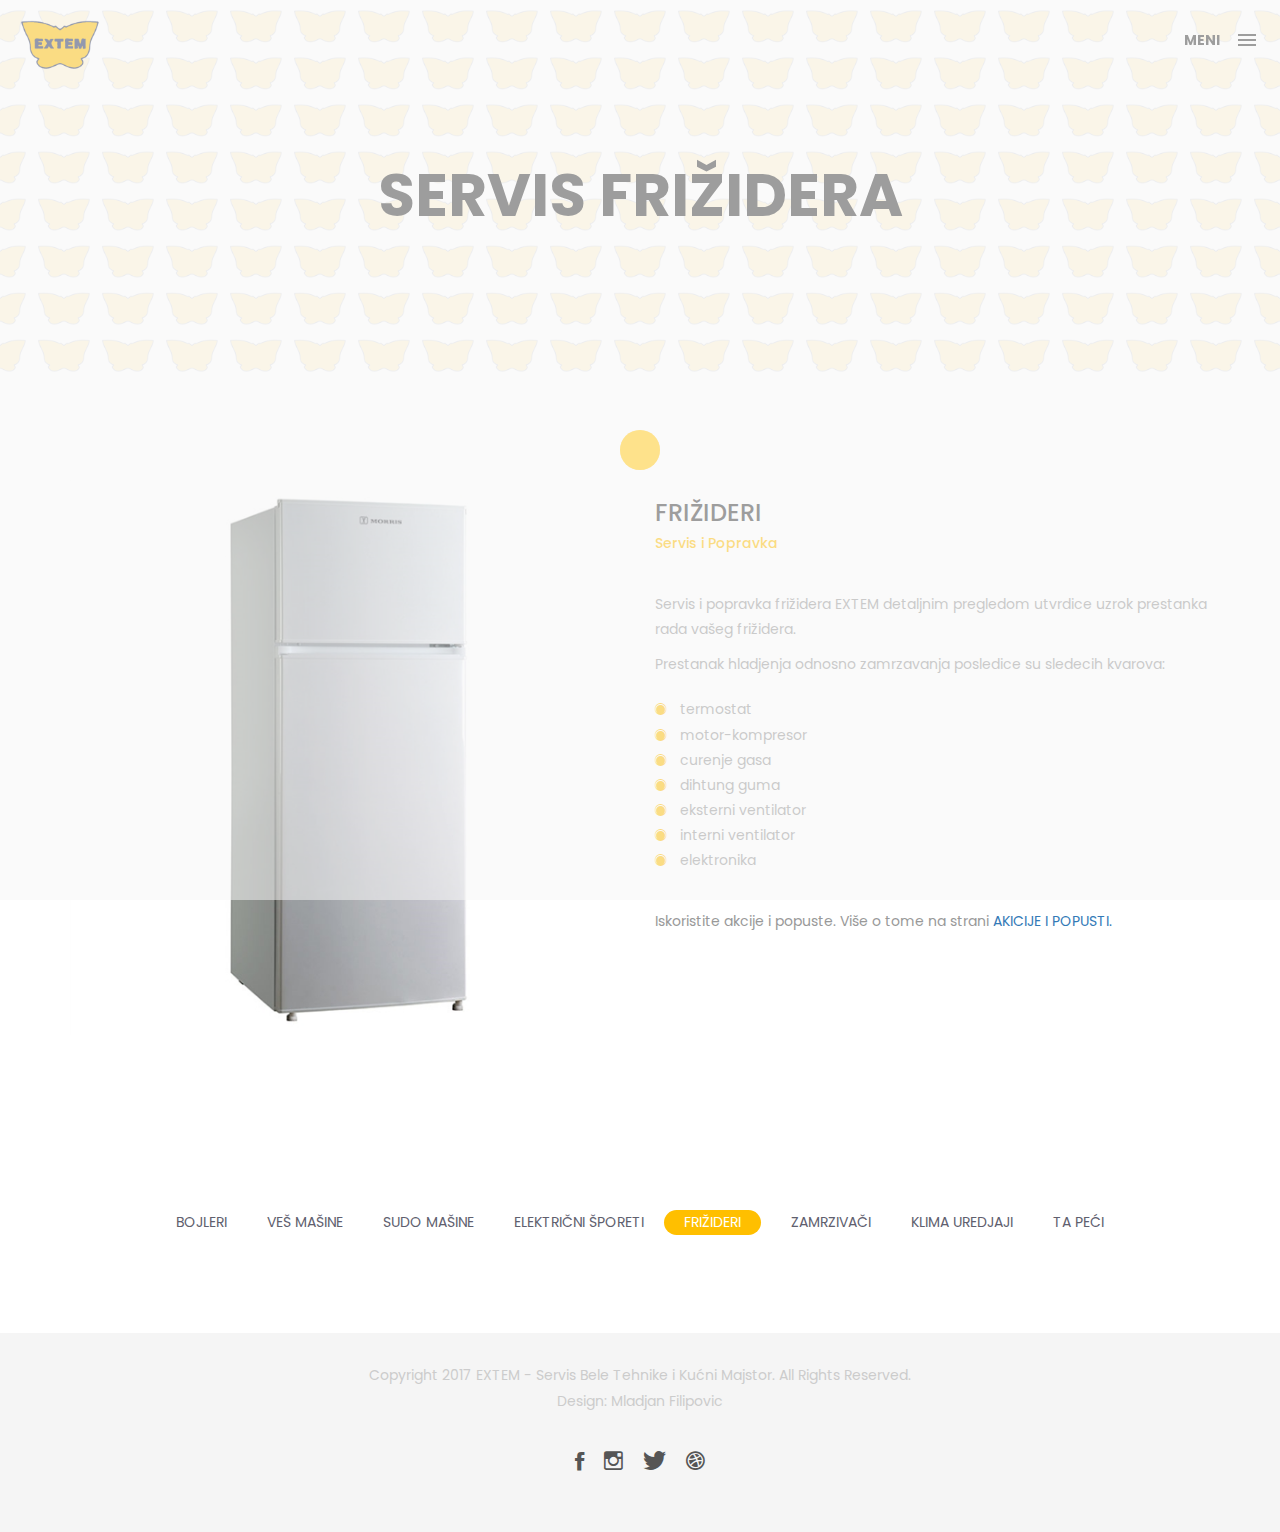
<file: servis-frizidera.html>
<!DOCTYPE html>
<html lang="en">

<head>
    <meta charset="utf-8">
    <meta http-equiv="X-UA-Compatible" content="IE=edge">
    <meta name="viewport" content="width=device-width, initial-scale=1">    
    <title>EXTEM - Servis Frižidera</title>
    <link rel="icon" href="img/fav.ico" type="image/x-icon">

    <!-- Bootstrap -->
    <link href="css/bootstrap.min.css" rel="stylesheet">
    <link href="ionicons/css/ionicons.min.css" rel="stylesheet">

    <!-- main css -->
    <link href="css/style.css" rel="stylesheet">

    <!-- modernizr -->
    <script src="js/modernizr.js"></script>
    
    <!--[if lt IE 9]>
      <script src="https://oss.maxcdn.com/html5shiv/3.7.2/html5shiv.min.js"></script>
      <script src="https://oss.maxcdn.com/respond/1.4.2/respond.min.js"></script>
    <![endif]-->
</head>

<body>

    <!-- Preloader -->
    <div id="preloader">
        <div class="pre-container">
            <div class="spinner">
                <div class="double-bounce1"></div>
                <div class="double-bounce2"></div>
            </div>
        </div>
    </div>
    <!-- end Preloader -->

    <div class="container-fluid"> 
       <!-- box-header -->
        <header class="box-header">
            <div class="box-logo">
                <a href="index.html"><img src="img/logo.png" width="80" alt="EXTEM Logo"></a>
            </div>
            <!-- box-nav -->
            <a class="box-primary-nav-trigger" href="#0">
                <span class="box-menu-text">Meni</span><span class="box-menu-icon"></span>
            </a>
        </header>
        <!-- end box-header -->
        
        <!-- nav -->
        <nav>
            <ul class="box-primary-nav">
                <li class="box-label">EXTEM</li>
                
                <li><a href="index.html">Servis & Montaža</a> <i class="ion-ios-circle-filled color"></i></li>
                <li><a href="kucni-majstor.html">Kućni Majstor</a></li>
                <li><a href="akcije-popusti.html">Akcije & Popusti</a></li>
                <li><a href="kontakt.html">Kontakt</a></li>

                <li class="box-label">PRATITE NAS</li>

                <li class="box-social"><a href="#0"><i class="ion-social-facebook"></i></a></li>
                <li class="box-social"><a href="#0"><i class="ion-social-instagram-outline"></i></a></li>
                <li class="box-social"><a href="#0"><i class="ion-social-twitter"></i></a></li>
                <li class="box-social"><a href="#0"><i class="ion-social-dribbble"></i></a></li>
            </ul>
        </nav>
        <!-- end nav -->  
    </div>
    
    <!-- Top bar -->
    <div class="top-bar">
        <h1>SERVIS FRIŽIDERA</h1>        
    </div>
    <!-- end Top bar -->
    
    <!-- Main container -->
    <div class="container main-container clearfix"> 
        <div class="col-md-6">
            <img src="img/servis-frizideri.jpg" class="img-responsive" alt="Servis Frizidera" />
        </div>
        <div class="col-md-6">
           <h3 class="uppercase">FRIŽIDERI</h3>
           <h5>Servis i Popravka</h5>
           <div class="h-30"></div>
            <p>Servis i popravka frižidera EXTEM detaljnim pregledom utvrdice uzrok prestanka rada vašeg frižidera.</p>

            <p>Prestanak hladjenja odnosno zamrzavanja posledice su sledecih kvarova:</p>
            <div class="h-10"></div>
        <ul class="cat-ul">
            <li><i class="ion-ios-circle-filled"></i> termostat</li>
            <li><i class="ion-ios-circle-filled"></i> motor-kompresor</li>
            <li><i class="ion-ios-circle-filled"></i> curenje gasa</li>
            <li><i class="ion-ios-circle-filled"></i> dihtung guma</li>
            <li><i class="ion-ios-circle-filled"></i> eksterni ventilator</li>
            <li><i class="ion-ios-circle-filled"></i> interni ventilator</li>            
            <li><i class="ion-ios-circle-filled"></i> elektronika</li>            
        </ul>
            
            <br>
            <p>Iskoristite akcije i popuste. Više o tome na strani <a href="akcije-popusti.html">AKICIJE I POPUSTI.</a></p>
        
            
        </div>
    </div>
    <!-- end Main container -->

    <!-- container -->
    <div class="main-container portfolio-inner clearfix">
        <!-- portfolio div -->
        <div class="portfolio-div">
            <div class="portfolio">
                <!-- portfolio_button -->
                <div class="categories-grid wow fadeInLeft">
                    <nav class="categories text-center">
                        <ul class="portfolio_button">
                            <li><a href="servis-bojlera.html">BOJLERI</a></li>
                            <li><a href="servis-ves-masina.html">VEŠ MAŠINE</a></li>
                            <li><a href="servis-sudo-masina.html" >SUDO MAŠINE</a></li>
                            <li><a href="servis-elektricnih-sporeta.html" >ELEKTRIČNI ŠPORETI</a></li>
                            <li><a href="servis-frizidera.html" class="active" >FRIŽIDERI</a></li>
                            <li><a href="servis-zamrzivaca.html" >ZAMRZIVAČI</a></li>
                            <li><a href="servis-klima-uredjaja.html" >KLIMA UREDJAJI</a></li>
                            <li><a href="servis-ta-peci.html" >TA PEĆI</a></li>                                
                        </ul>
                    </nav>
                </div>
                <!-- portfolio_button -->
            </div>
        </div>
    </div>        
<!-- end container -->


    <!-- footer -->
    <footer>
        <div class="container-fluid">
                <p class="copyright">Copyright 2017 EXTEM - Servis Bele Tehnike i Kućni Majstor. All Rights Reserved.</p>
                <p class="copyright">Design: Mladjan Filipovic</p>

                <br>
                <ul class="social-ul">
                        <li class="box-social"><a href="#0"><i class="ion-social-facebook"></i></a></li>
                        <li class="box-social"><a href="#0"><i class="ion-social-instagram-outline"></i></a></li>
                        <li class="box-social"><a href="#0"><i class="ion-social-twitter"></i></a></li>
                        <li class="box-social"><a href="#0"><i class="ion-social-dribbble"></i></a></li>
                </ul>                
        </div>
    </footer>
    <!-- end footer -->
    
    <!-- back to top -->
    <a href="#0" class="cd-top"><i class="ion-android-arrow-up"></i></a>
    <!-- end back to top -->



    <!-- jQuery -->
    <script src="js/jquery-2.1.1.js"></script>
    <!--  plugins -->
    <script src="js/bootstrap.min.js"></script>
    <script src="js/menu.js"></script>
    <script src="js/animated-headline.js"></script>
    <script src="js/isotope.pkgd.min.js"></script>


    <!--  custom script -->
    <script src="js/custom.js"></script>

</body>

</html>
</file>
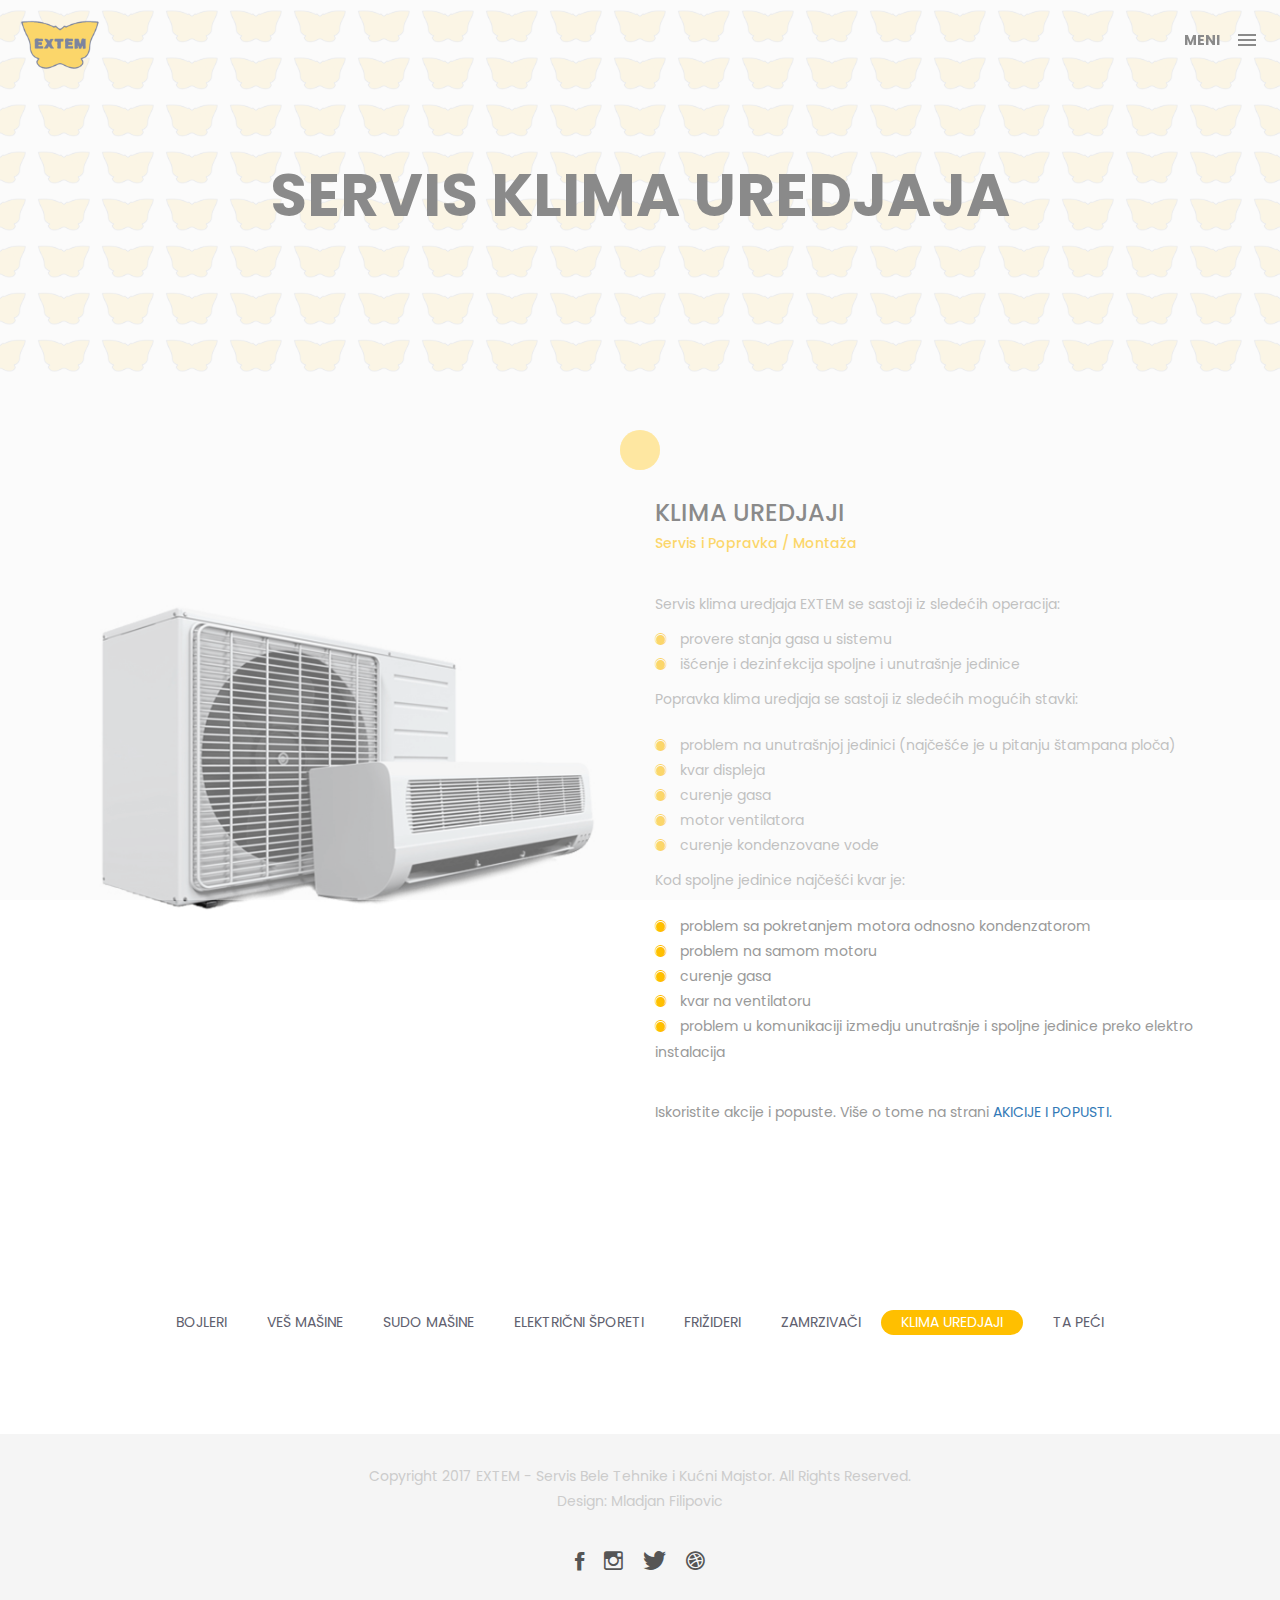
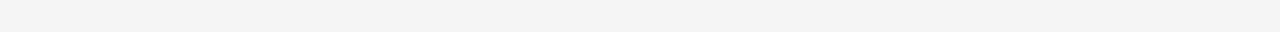
<file: servis-klima-uredjaja.html>
<!DOCTYPE html>
<html lang="en">

<head>
    <meta charset="utf-8">
    <meta http-equiv="X-UA-Compatible" content="IE=edge">
    <meta name="viewport" content="width=device-width, initial-scale=1">    
    <title>EXTEM - Servis Klima Uredjaja</title>
    <link rel="icon" href="img/fav.ico" type="image/x-icon">

    <!-- Bootstrap -->
    <link href="css/bootstrap.min.css" rel="stylesheet">
    <link href="ionicons/css/ionicons.min.css" rel="stylesheet">

    <!-- main css -->
    <link href="css/style.css" rel="stylesheet">

    <!-- modernizr -->
    <script src="js/modernizr.js"></script>
    
    <!--[if lt IE 9]>
      <script src="https://oss.maxcdn.com/html5shiv/3.7.2/html5shiv.min.js"></script>
      <script src="https://oss.maxcdn.com/respond/1.4.2/respond.min.js"></script>
    <![endif]-->
</head>

<body>

    <!-- Preloader -->
    <div id="preloader">
        <div class="pre-container">
            <div class="spinner">
                <div class="double-bounce1"></div>
                <div class="double-bounce2"></div>
            </div>
        </div>
    </div>
    <!-- end Preloader -->

    <div class="container-fluid"> 
       <!-- box-header -->
        <header class="box-header">
            <div class="box-logo">
                <a href="index.html"><img src="img/logo.png" width="80" alt="EXTEM Logo"></a>
            </div>
            <!-- box-nav -->
            <a class="box-primary-nav-trigger" href="#0">
                <span class="box-menu-text">Meni</span><span class="box-menu-icon"></span>
            </a>
        </header>
        <!-- end box-header -->
        
        <!-- nav -->
        <nav>
            <ul class="box-primary-nav">
                <li class="box-label">EXTEM</li>
                
                <li><a href="index.html">Servis & Montaža</a> <i class="ion-ios-circle-filled color"></i></li>
                <li><a href="kucni-majstor.html">Kućni Majstor</a></li>
                <li><a href="akcije-popusti.html">Akcije & Popusti</a></li>
                <li><a href="kontakt.html">Kontakt</a></li>

                <li class="box-label">PRATITE NAS</li>

                <li class="box-social"><a href="#0"><i class="ion-social-facebook"></i></a></li>
                <li class="box-social"><a href="#0"><i class="ion-social-instagram-outline"></i></a></li>
                <li class="box-social"><a href="#0"><i class="ion-social-twitter"></i></a></li>
                <li class="box-social"><a href="#0"><i class="ion-social-dribbble"></i></a></li>
            </ul>
        </nav>
        <!-- end nav -->  
    </div>
    
    <!-- Top bar -->
    <div class="top-bar">
        <h1>SERVIS KLIMA UREDJAJA</h1>        
    </div>
    <!-- end Top bar -->
    
    <!-- Main container -->
    <div class="container main-container clearfix"> 
        <div class="col-md-6">
            <img src="img/servis-klima-uredjaji.jpg" class="img-responsive" alt="Servis Klima Uredjaja" />
        </div>
        <div class="col-md-6">
           <h3 class="uppercase">KLIMA UREDJAJI</h3>
           <h5>Servis i Popravka / Montaža</h5>
           <div class="h-30"></div>
            <p>Servis klima uredjaja EXTEM se sastoji iz sledećih operacija:</p>

            <ul class="cat-ul">
                    <li><i class="ion-ios-circle-filled"></i> provere stanja gasa u sistemu</li>
                    <li><i class="ion-ios-circle-filled"></i> išćenje i dezinfekcija spoljne i unutrašnje jedinice</li>                       
                </ul>

            <p>Popravka klima uredjaja se sastoji iz sledećih mogućih stavki:</p>
            <div class="h-10"></div>
        <ul class="cat-ul">
            <li><i class="ion-ios-circle-filled"></i> problem na unutrašnjoj jedinici (najčešće je u pitanju štampana ploča)</li>
            <li><i class="ion-ios-circle-filled"></i> kvar displeja</li>
            <li><i class="ion-ios-circle-filled"></i> curenje gasa</li>
            <li><i class="ion-ios-circle-filled"></i> motor ventilatora</li>
            <li><i class="ion-ios-circle-filled"></i> curenje kondenzovane vode</li>                   
        </ul>

        <p>Kod spoljne jedinice najčešći kvar je:</p>
        <div class="h-10"></div>
    <ul class="cat-ul">
        <li><i class="ion-ios-circle-filled"></i> problem sa pokretanjem motora odnosno kondenzatorom</li>
        <li><i class="ion-ios-circle-filled"></i> problem na samom motoru</li>
        <li><i class="ion-ios-circle-filled"></i> curenje gasa</li>
        <li><i class="ion-ios-circle-filled"></i> kvar na ventilatoru</li>
        <li><i class="ion-ios-circle-filled"></i> problem u komunikaciji izmedju unutrašnje i spoljne jedinice preko elektro instalacija</li>                   
    </ul>
            
            <br>
            <p>Iskoristite akcije i popuste. Više o tome na strani <a href="akcije-popusti.html">AKICIJE I POPUSTI.</a></p>
        
            
        </div>
    </div>
    <!-- end Main container -->

    <!-- container -->
    <div class="main-container portfolio-inner clearfix">
        <!-- portfolio div -->
        <div class="portfolio-div">
            <div class="portfolio">
                <!-- portfolio_button -->
                <div class="categories-grid wow fadeInLeft">
                    <nav class="categories text-center">
                        <ul class="portfolio_button">
                            <li><a href="servis-bojlera.html">BOJLERI</a></li>
                            <li><a href="servis-ves-masina.html">VEŠ MAŠINE</a></li>
                            <li><a href="servis-sudo-masina.html" >SUDO MAŠINE</a></li>
                            <li><a href="servis-elektricnih-sporeta.html" >ELEKTRIČNI ŠPORETI</a></li>
                            <li><a href="servis-frizidera.html" >FRIŽIDERI</a></li>
                            <li><a href="servis-zamrzivaca.html" >ZAMRZIVAČI</a></li>
                            <li><a href="servis-klima-uredjaja.html" class="active" >KLIMA UREDJAJI</a></li>
                            <li><a href="servis-ta-peci.html" >TA PEĆI</a></li>                                
                        </ul>
                    </nav>
                </div>
                <!-- portfolio_button -->
            </div>
        </div>
    </div>        
<!-- end container -->


    <!-- footer -->
    <footer>
        <div class="container-fluid">
                <p class="copyright">Copyright 2017 EXTEM - Servis Bele Tehnike i Kućni Majstor. All Rights Reserved.</p>
                <p class="copyright">Design: Mladjan Filipovic</p>

                <br>
                <ul class="social-ul">
                        <li class="box-social"><a href="#0"><i class="ion-social-facebook"></i></a></li>
                        <li class="box-social"><a href="#0"><i class="ion-social-instagram-outline"></i></a></li>
                        <li class="box-social"><a href="#0"><i class="ion-social-twitter"></i></a></li>
                        <li class="box-social"><a href="#0"><i class="ion-social-dribbble"></i></a></li>
                </ul>                
        </div>
    </footer>
    <!-- end footer -->
    
    <!-- back to top -->
    <a href="#0" class="cd-top"><i class="ion-android-arrow-up"></i></a>
    <!-- end back to top -->



    <!-- jQuery -->
    <script src="js/jquery-2.1.1.js"></script>
    <!--  plugins -->
    <script src="js/bootstrap.min.js"></script>
    <script src="js/menu.js"></script>
    <script src="js/animated-headline.js"></script>
    <script src="js/isotope.pkgd.min.js"></script>


    <!--  custom script -->
    <script src="js/custom.js"></script>

</body>

</html>
</file>
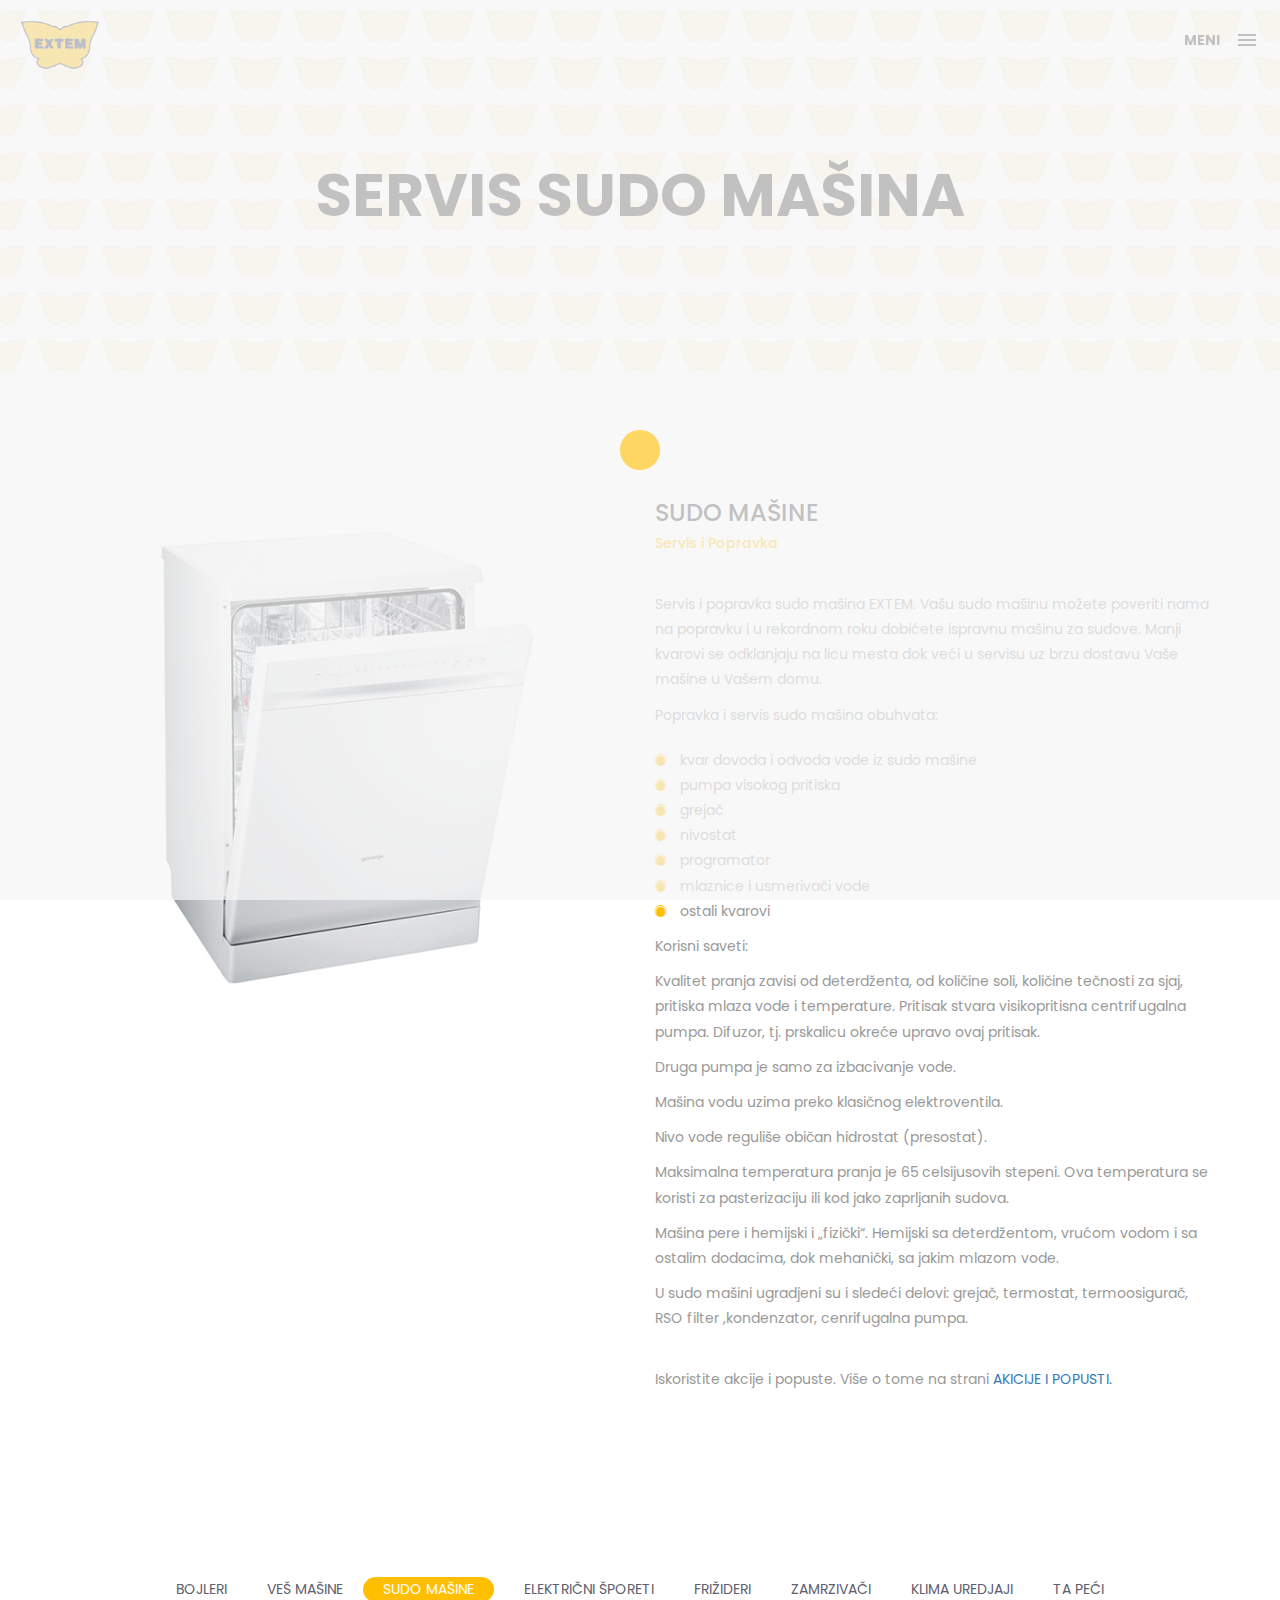
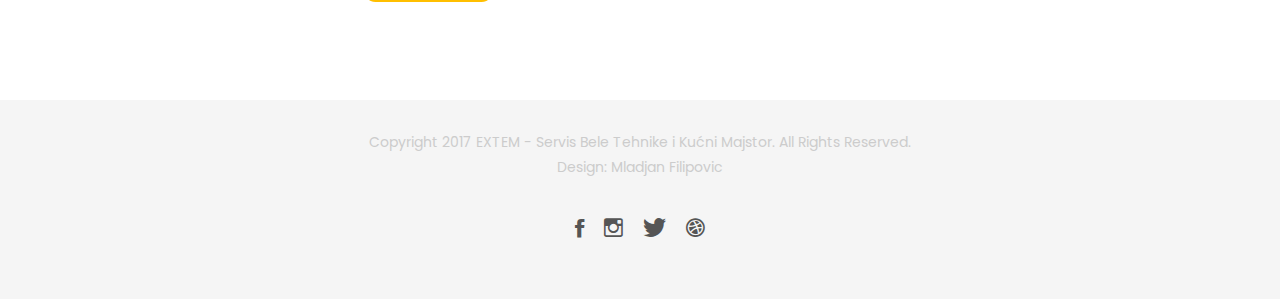
<file: servis-sudo-masina.html>
<!DOCTYPE html>
<html lang="en">

<head>
    <meta charset="utf-8">
    <meta http-equiv="X-UA-Compatible" content="IE=edge">
    <meta name="viewport" content="width=device-width, initial-scale=1">    
    <title>EXTEM - Servis Sudo Mašina</title>
    <link rel="icon" href="img/fav.ico" type="image/x-icon">

    <!-- Bootstrap -->
    <link href="css/bootstrap.min.css" rel="stylesheet">
    <link href="ionicons/css/ionicons.min.css" rel="stylesheet">

    <!-- main css -->
    <link href="css/style.css" rel="stylesheet">

    <!-- modernizr -->
    <script src="js/modernizr.js"></script>
    
    <!--[if lt IE 9]>
      <script src="https://oss.maxcdn.com/html5shiv/3.7.2/html5shiv.min.js"></script>
      <script src="https://oss.maxcdn.com/respond/1.4.2/respond.min.js"></script>
    <![endif]-->
</head>

<body>

    <!-- Preloader -->
    <div id="preloader">
        <div class="pre-container">
            <div class="spinner">
                <div class="double-bounce1"></div>
                <div class="double-bounce2"></div>
            </div>
        </div>
    </div>
    <!-- end Preloader -->

    <div class="container-fluid"> 
       <!-- box-header -->
        <header class="box-header">
            <div class="box-logo">
                <a href="index.html"><img src="img/logo.png" width="80" alt="EXTEM Logo"></a>
            </div>
            <!-- box-nav -->
            <a class="box-primary-nav-trigger" href="#0">
                <span class="box-menu-text">Meni</span><span class="box-menu-icon"></span>
            </a>
        </header>
        <!-- end box-header -->
        
        <!-- nav -->
        <nav>
            <ul class="box-primary-nav">
                <li class="box-label">EXTEM</li>
                
                <li><a href="index.html">Servis & Montaža</a> <i class="ion-ios-circle-filled color"></i></li>
                <li><a href="kucni-majstor.html">Kućni Majstor</a></li>
                <li><a href="akcije-popusti.html">Akcije & Popusti</a></li>
                <li><a href="kontakt.html">Kontakt</a></li>

                <li class="box-label">PRATITE NAS</li>

                <li class="box-social"><a href="#0"><i class="ion-social-facebook"></i></a></li>
                <li class="box-social"><a href="#0"><i class="ion-social-instagram-outline"></i></a></li>
                <li class="box-social"><a href="#0"><i class="ion-social-twitter"></i></a></li>
                <li class="box-social"><a href="#0"><i class="ion-social-dribbble"></i></a></li>
            </ul>
        </nav>
        <!-- end nav -->  
    </div>
    
    <!-- Top bar -->
    <div class="top-bar">
        <h1>SERVIS SUDO MAŠINA</h1>        
    </div>
    <!-- end Top bar -->
    
    <!-- Main container -->
    <div class="container main-container clearfix"> 
        <div class="col-md-6">
            <img src="img/servis-sudo-masina.jpg" class="img-responsive" alt="Servis Sudo Masina" />
        </div>
        <div class="col-md-6">
           <h3 class="uppercase">SUDO MAŠINE</h3>
           <h5>Servis i Popravka</h5>
           <div class="h-30"></div>
            <p>Servis i popravka sudo mašina EXTEM. Vašu sudo mašinu možete poveriti nama na popravku i u rekordnom roku dobićete ispravnu mašinu za sudove. Manji kvarovi se odklanjaju na licu mesta dok veći u servisu uz brzu dostavu Vaše mašine u Vašem domu.</p>

            <p>Popravka i servis sudo mašina obuhvata:</p>
            <div class="h-10"></div>
        <ul class="cat-ul">
            <li><i class="ion-ios-circle-filled"></i> kvar dovoda i odvoda vode iz sudo mašine</li>
            <li><i class="ion-ios-circle-filled"></i> pumpa visokog pritiska</li>
            <li><i class="ion-ios-circle-filled"></i> grejač</li>
            <li><i class="ion-ios-circle-filled"></i> nivostat</li>
            <li><i class="ion-ios-circle-filled"></i> programator</li>
            <li><i class="ion-ios-circle-filled"></i> mlaznice i usmerivači vode</li>            
            <li><i class="ion-ios-circle-filled"></i> ostali kvarovi</li>            
        </ul>
            
            <p>Korisni saveti:</p>
            <p>Kvalitet pranja zavisi od deterdženta, od količine soli, količine tečnosti za sjaj, pritiska mlaza vode i temperature. Pritisak stvara visikopritisna centrifugalna pumpa. Difuzor, tj. prskalicu okreće upravo ovaj pritisak.
            <p>Druga pumpa je samo za izbacivanje vode.</p>        
            <p>Mašina vodu uzima preko klasičnog elektroventila.</p>
            <p>Nivo vode reguliše običan hidrostat (presostat).</p>
            <p>Maksimalna temperatura pranja je 65 celsijusovih stepeni. Ova temperatura se koristi za pasterizaciju ili kod jako zaprljanih sudova.</p>
            <p>Mašina pere i hemijski i „fizički“. Hemijski sa deterdžentom, vrućom vodom i sa ostalim dodacima, dok mehanički, sa jakim mlazom vode.</p>
            <p>U sudo mašini ugradjeni su i sledeći delovi: grejač, termostat, termoosigurač, RSO filter ,kondenzator, cenrifugalna pumpa.</p>
            <br>
            <p>Iskoristite akcije i popuste. Više o tome na strani <a href="akcije-popusti.html">AKICIJE I POPUSTI.</a></p>
        
            
        </div>
    </div>
    <!-- end Main container -->

    <!-- container -->
    <div class="main-container portfolio-inner clearfix">
        <!-- portfolio div -->
        <div class="portfolio-div">
            <div class="portfolio">
                <!-- portfolio_button -->
                <div class="categories-grid wow fadeInLeft">
                    <nav class="categories text-center">
                        <ul class="portfolio_button">
                            <li><a href="servis-bojlera.html">BOJLERI</a></li>
                            <li><a href="servis-ves-masina.html" >VEŠ MAŠINE</a></li>
                            <li><a href="servis-sudo-masina.html" class="active" >SUDO MAŠINE</a></li>
                            <li><a href="servis-elektricnih-sporeta.html" >ELEKTRIČNI ŠPORETI</a></li>
                            <li><a href="servis-frizidera.html" >FRIŽIDERI</a></li>
                            <li><a href="servis-zamrzivaca.html" >ZAMRZIVAČI</a></li>
                            <li><a href="servis-klima-uredjaja.html" >KLIMA UREDJAJI</a></li>
                            <li><a href="servis-ta-peci.html" >TA PEĆI</a></li>                                
                        </ul>
                    </nav>
                </div>
                <!-- portfolio_button -->
            </div>
        </div>
    </div>        
<!-- end container -->


    <!-- footer -->
    <footer>
        <div class="container-fluid">
                <p class="copyright">Copyright 2017 EXTEM - Servis Bele Tehnike i Kućni Majstor. All Rights Reserved.</p>
                <p class="copyright">Design: Mladjan Filipovic</p>

                <br>
                <ul class="social-ul">
                        <li class="box-social"><a href="#0"><i class="ion-social-facebook"></i></a></li>
                        <li class="box-social"><a href="#0"><i class="ion-social-instagram-outline"></i></a></li>
                        <li class="box-social"><a href="#0"><i class="ion-social-twitter"></i></a></li>
                        <li class="box-social"><a href="#0"><i class="ion-social-dribbble"></i></a></li>
                </ul>                
        </div>
    </footer>
    <!-- end footer -->
    
    <!-- back to top -->
    <a href="#0" class="cd-top"><i class="ion-android-arrow-up"></i></a>
    <!-- end back to top -->



    <!-- jQuery -->
    <script src="js/jquery-2.1.1.js"></script>
    <!--  plugins -->
    <script src="js/bootstrap.min.js"></script>
    <script src="js/menu.js"></script>
    <script src="js/animated-headline.js"></script>
    <script src="js/isotope.pkgd.min.js"></script>


    <!--  custom script -->
    <script src="js/custom.js"></script>

</body>

</html>
</file>
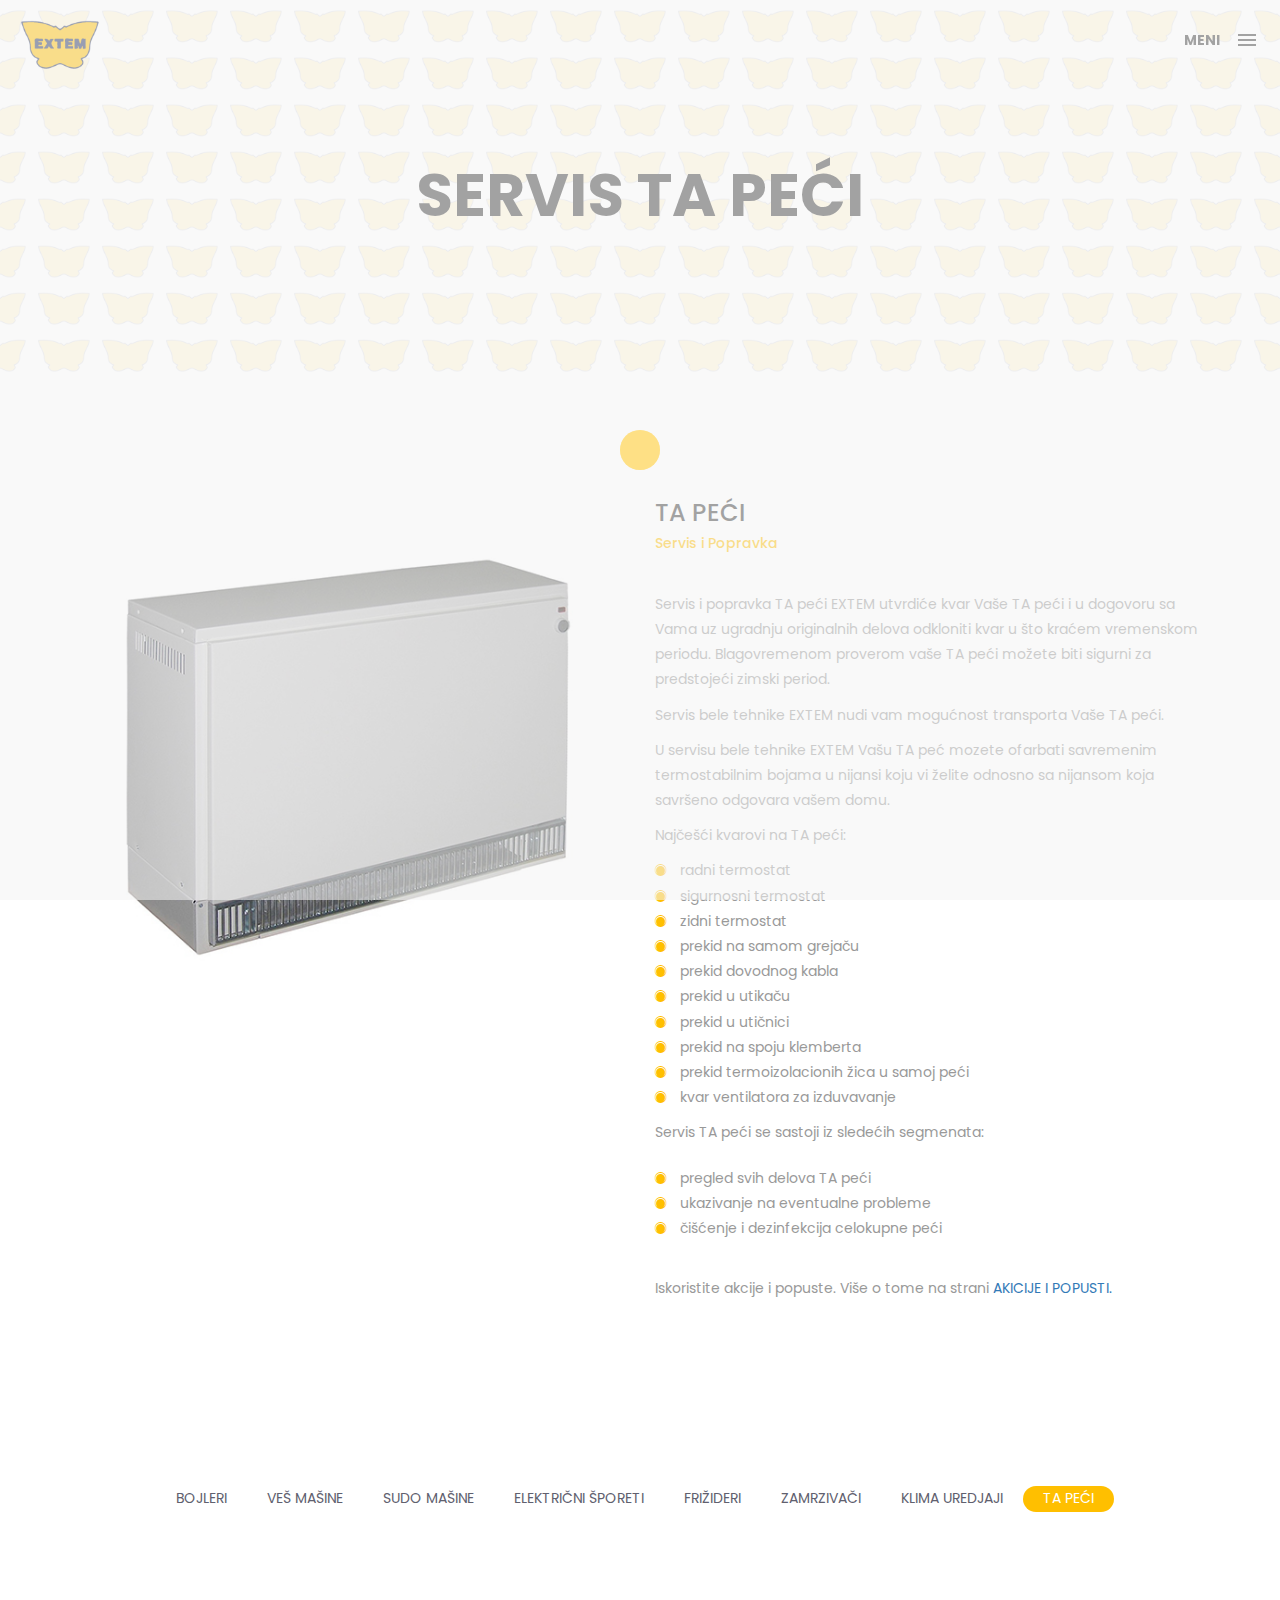
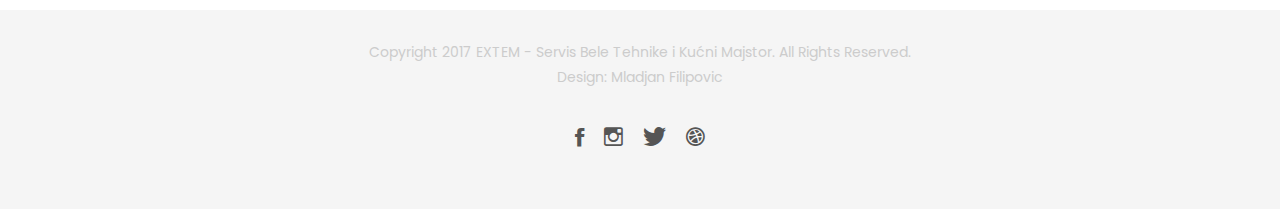
<file: servis-ta-peci.html>
<!DOCTYPE html>
<html lang="en">

<head>
    <meta charset="utf-8">
    <meta http-equiv="X-UA-Compatible" content="IE=edge">
    <meta name="viewport" content="width=device-width, initial-scale=1">    
    <title>EXTEM - Servis TA Peći</title>
    <link rel="icon" href="img/fav.ico" type="image/x-icon">

    <!-- Bootstrap -->
    <link href="css/bootstrap.min.css" rel="stylesheet">
    <link href="ionicons/css/ionicons.min.css" rel="stylesheet">

    <!-- main css -->
    <link href="css/style.css" rel="stylesheet">

    <!-- modernizr -->
    <script src="js/modernizr.js"></script>
    
    <!--[if lt IE 9]>
      <script src="https://oss.maxcdn.com/html5shiv/3.7.2/html5shiv.min.js"></script>
      <script src="https://oss.maxcdn.com/respond/1.4.2/respond.min.js"></script>
    <![endif]-->
</head>

<body>

    <!-- Preloader -->
    <div id="preloader">
        <div class="pre-container">
            <div class="spinner">
                <div class="double-bounce1"></div>
                <div class="double-bounce2"></div>
            </div>
        </div>
    </div>
    <!-- end Preloader -->

    <div class="container-fluid"> 
       <!-- box-header -->
        <header class="box-header">
            <div class="box-logo">
                <a href="index.html"><img src="img/logo.png" width="80" alt="EXTEM Logo"></a>
            </div>
            <!-- box-nav -->
            <a class="box-primary-nav-trigger" href="#0">
                <span class="box-menu-text">Meni</span><span class="box-menu-icon"></span>
            </a>
        </header>
        <!-- end box-header -->
        
        <!-- nav -->
        <nav>
            <ul class="box-primary-nav">
                <li class="box-label">EXTEM</li>
                
                <li><a href="index.html">Servis & Montaža</a> <i class="ion-ios-circle-filled color"></i></li>
                <li><a href="kucni-majstor.html">Kućni Majstor</a></li>
                <li><a href="akcije-popusti.html">Akcije & Popusti</a></li>
                <li><a href="kontakt.html">Kontakt</a></li>

                <li class="box-label">PRATITE NAS</li>

                <li class="box-social"><a href="#0"><i class="ion-social-facebook"></i></a></li>
                <li class="box-social"><a href="#0"><i class="ion-social-instagram-outline"></i></a></li>
                <li class="box-social"><a href="#0"><i class="ion-social-twitter"></i></a></li>
                <li class="box-social"><a href="#0"><i class="ion-social-dribbble"></i></a></li>
            </ul>
        </nav>
        <!-- end nav -->  
    </div>
    
    <!-- Top bar -->
    <div class="top-bar">
        <h1>SERVIS TA PEĆI</h1>        
    </div>
    <!-- end Top bar -->
    
    <!-- Main container -->
    <div class="container main-container clearfix"> 
        <div class="col-md-6">
            <img src="img/servis-ta-peci.jpg" class="img-responsive" alt="Servis Klima Uredjaja" />
        </div>
        <div class="col-md-6">
           <h3 class="uppercase">TA PEĆI</h3>
           <h5>Servis i Popravka</h5>
           <div class="h-30"></div>
            <p>Servis i popravka TA peći EXTEM utvrdiće kvar Vaše TA peći i u dogovoru sa Vama uz ugradnju originalnih delova odkloniti kvar 
               u što kraćem vremenskom periodu. Blagovremenom proverom vaše TA peći možete biti sigurni za predstojeći zimski period.</p>
            <p>Servis bele tehnike EXTEM nudi vam mogućnost transporta Vaše TA peći.</p>
            <p>U servisu bele tehnike EXTEM Vašu TA peć mozete ofarbati savremenim termostabilnim bojama u nijansi koju vi želite odnosno sa 
               nijansom koja savršeno odgovara vašem domu.</p>   
            <p>Najčešći kvarovi na TA peći:</p>
            <ul class="cat-ul">
                    <li><i class="ion-ios-circle-filled"></i> radni termostat</li>
                    <li><i class="ion-ios-circle-filled"></i> sigurnosni termostat</li>
                    <li><i class="ion-ios-circle-filled"></i> zidni termostat</li>
                    <li><i class="ion-ios-circle-filled"></i> prekid na samom grejaču</li>
                    <li><i class="ion-ios-circle-filled"></i> prekid dovodnog kabla</li>
                    <li><i class="ion-ios-circle-filled"></i> prekid u utikaču</li>
                    <li><i class="ion-ios-circle-filled"></i> prekid u utičnici</li>
                    <li><i class="ion-ios-circle-filled"></i> prekid na spoju klemberta</li>
                    <li><i class="ion-ios-circle-filled"></i> prekid termoizolacionih žica u samoj peći</li>
                    <li><i class="ion-ios-circle-filled"></i> kvar ventilatora za izduvavanje</li>                       
                </ul>

            <p>Servis TA peći se sastoji iz sledećih segmenata:</p>
            <div class="h-10"></div>
        <ul class="cat-ul">
                <li><i class="ion-ios-circle-filled"></i> pregled svih delova TA peći</li>
                <li><i class="ion-ios-circle-filled"></i> ukazivanje na eventualne probleme</li>
                <li><i class="ion-ios-circle-filled"></i> čišćenje i dezinfekcija celokupne peći</li>               
        </ul>
 
            <br>
            <p>Iskoristite akcije i popuste. Više o tome na strani <a href="akcije-popusti.html">AKICIJE I POPUSTI.</a></p>
        
            
        </div>
    </div>
    <!-- end Main container -->

    <!-- container -->
    <div class="main-container portfolio-inner clearfix">
        <!-- portfolio div -->
        <div class="portfolio-div">
            <div class="portfolio">
                <!-- portfolio_button -->
                <div class="categories-grid wow fadeInLeft">
                    <nav class="categories text-center">
                        <ul class="portfolio_button">
                            <li><a href="servis-bojlera.html">BOJLERI</a></li>
                            <li><a href="servis-ves-masina.html">VEŠ MAŠINE</a></li>
                            <li><a href="servis-sudo-masina.html" >SUDO MAŠINE</a></li>
                            <li><a href="servis-elektricnih-sporeta.html" >ELEKTRIČNI ŠPORETI</a></li>
                            <li><a href="servis-frizidera.html" >FRIŽIDERI</a></li>
                            <li><a href="servis-zamrzivaca.html" >ZAMRZIVAČI</a></li>
                            <li><a href="servis-klima-uredjaja.html" >KLIMA UREDJAJI</a></li>
                            <li><a href="servis-ta-peci.html"  class="active" >TA PEĆI</a></li>                                
                        </ul>
                    </nav>
                </div>
                <!-- portfolio_button -->
            </div>
        </div>
    </div>        
<!-- end container -->


    <!-- footer -->
    <footer>
        <div class="container-fluid">
                <p class="copyright">Copyright 2017 EXTEM - Servis Bele Tehnike i Kućni Majstor. All Rights Reserved.</p>
                <p class="copyright">Design: Mladjan Filipovic</p>

                <br>
                <ul class="social-ul">
                        <li class="box-social"><a href="#0"><i class="ion-social-facebook"></i></a></li>
                        <li class="box-social"><a href="#0"><i class="ion-social-instagram-outline"></i></a></li>
                        <li class="box-social"><a href="#0"><i class="ion-social-twitter"></i></a></li>
                        <li class="box-social"><a href="#0"><i class="ion-social-dribbble"></i></a></li>
                </ul>                
        </div>
    </footer>
    <!-- end footer -->
    
    <!-- back to top -->
    <a href="#0" class="cd-top"><i class="ion-android-arrow-up"></i></a>
    <!-- end back to top -->



    <!-- jQuery -->
    <script src="js/jquery-2.1.1.js"></script>
    <!--  plugins -->
    <script src="js/bootstrap.min.js"></script>
    <script src="js/menu.js"></script>
    <script src="js/animated-headline.js"></script>
    <script src="js/isotope.pkgd.min.js"></script>


    <!--  custom script -->
    <script src="js/custom.js"></script>

</body>

</html>
</file>
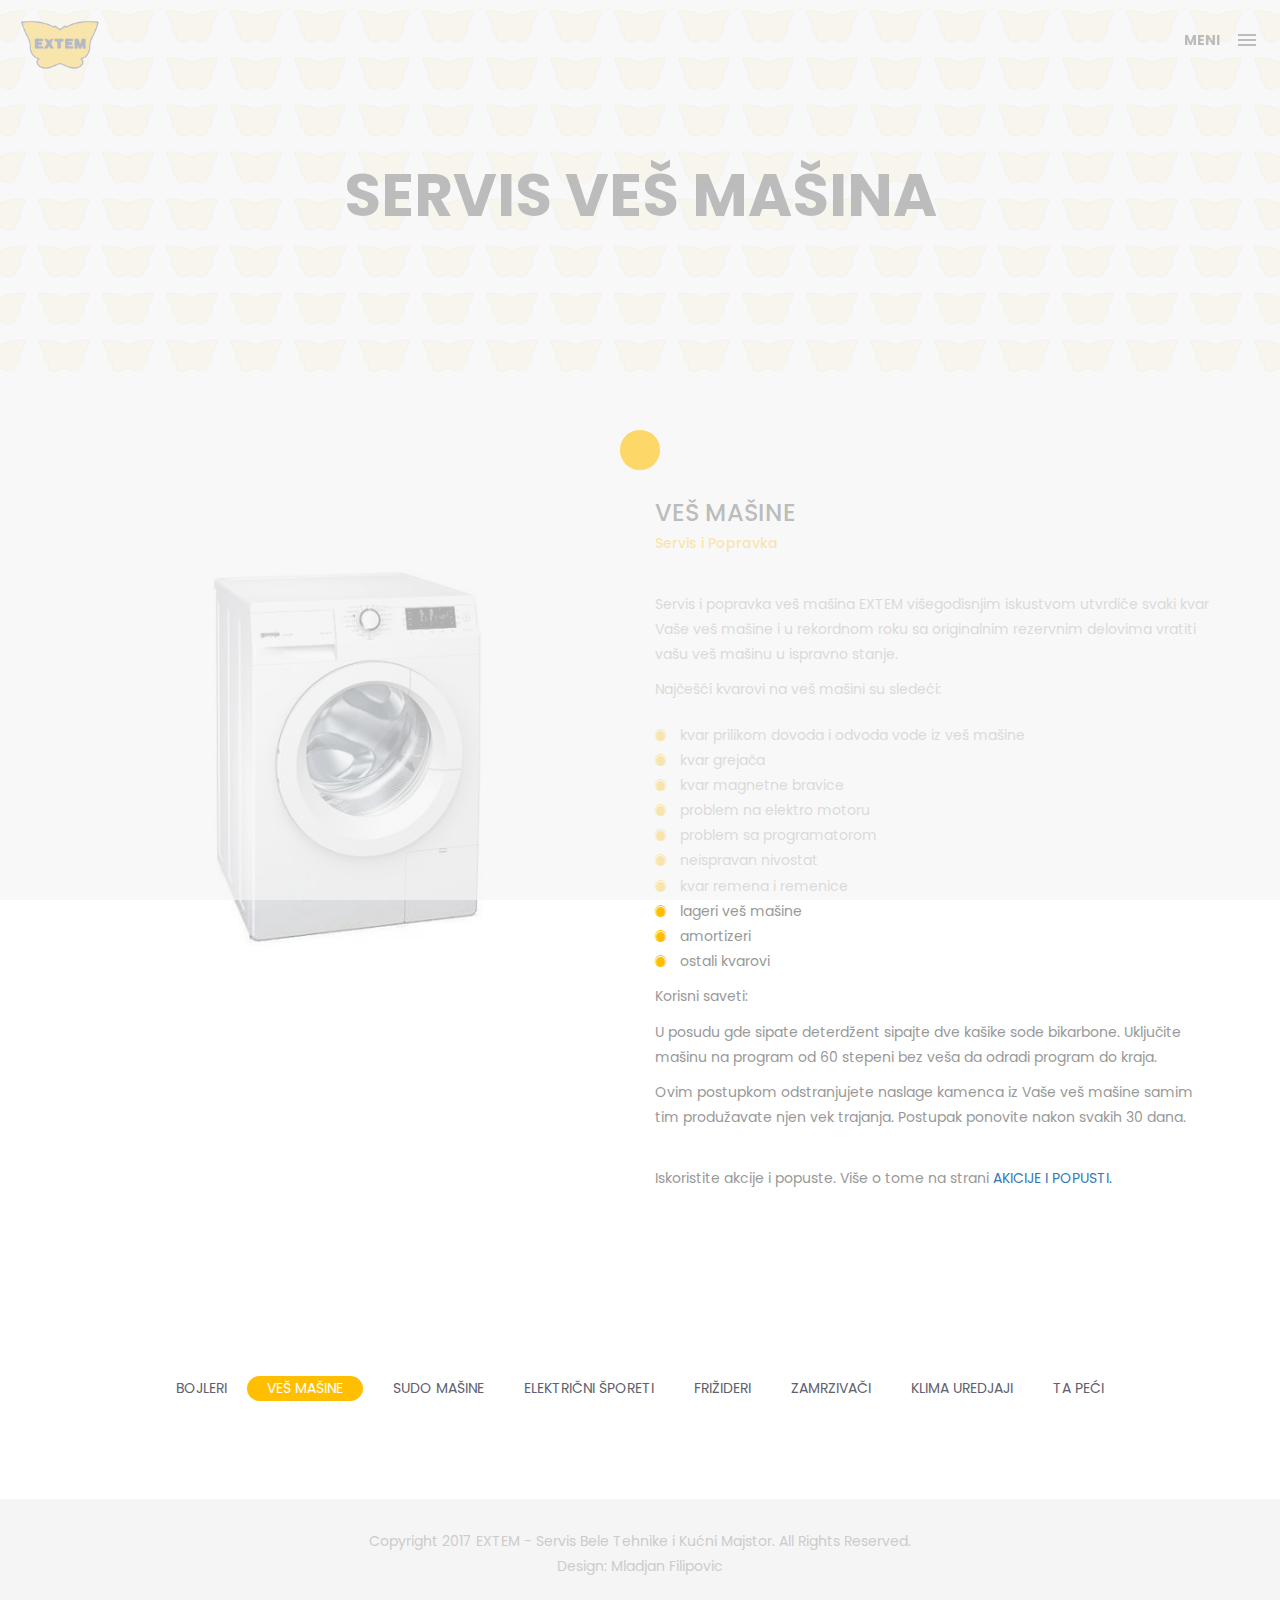
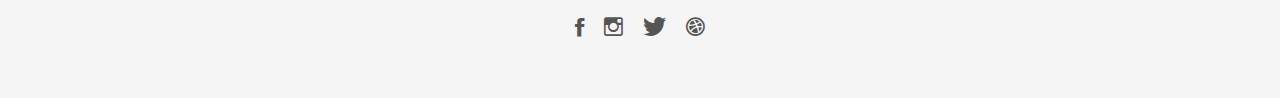
<file: servis-ves-masina.html>
<!DOCTYPE html>
<html lang="en">

<head>
    <meta charset="utf-8">
    <meta http-equiv="X-UA-Compatible" content="IE=edge">
    <meta name="viewport" content="width=device-width, initial-scale=1">    
    <title>EXTEM - Servis Veš Mašina</title>
    <link rel="icon" href="img/fav.ico" type="image/x-icon">

    <!-- Bootstrap -->
    <link href="css/bootstrap.min.css" rel="stylesheet">
    <link href="ionicons/css/ionicons.min.css" rel="stylesheet">

    <!-- main css -->
    <link href="css/style.css" rel="stylesheet">

    <!-- modernizr -->
    <script src="js/modernizr.js"></script>
    
    <!--[if lt IE 9]>
      <script src="https://oss.maxcdn.com/html5shiv/3.7.2/html5shiv.min.js"></script>
      <script src="https://oss.maxcdn.com/respond/1.4.2/respond.min.js"></script>
    <![endif]-->
</head>

<body>

    <!-- Preloader -->
    <div id="preloader">
        <div class="pre-container">
            <div class="spinner">
                <div class="double-bounce1"></div>
                <div class="double-bounce2"></div>
            </div>
        </div>
    </div>
    <!-- end Preloader -->

    <div class="container-fluid"> 
       <!-- box-header -->
        <header class="box-header">
            <div class="box-logo">
                <a href="index.html"><img src="img/logo.png" width="80" alt="EXTEM Logo"></a>
            </div>
            <!-- box-nav -->
            <a class="box-primary-nav-trigger" href="#0">
                <span class="box-menu-text">Meni</span><span class="box-menu-icon"></span>
            </a>
        </header>
        <!-- end box-header -->
        
        <!-- nav -->
        <nav>
            <ul class="box-primary-nav">
                <li class="box-label">EXTEM</li>
                
                <li><a href="index.html">Servis & Montaža</a> <i class="ion-ios-circle-filled color"></i></li>
                <li><a href="kucni-majstor.html">Kućni Majstor</a></li>
                <li><a href="akcije-popusti.html">Akcije & Popusti</a></li>
                <li><a href="kontakt.html">Kontakt</a></li>

                <li class="box-label">PRATITE NAS</li>

                <li class="box-social"><a href="#0"><i class="ion-social-facebook"></i></a></li>
                <li class="box-social"><a href="#0"><i class="ion-social-instagram-outline"></i></a></li>
                <li class="box-social"><a href="#0"><i class="ion-social-twitter"></i></a></li>
                <li class="box-social"><a href="#0"><i class="ion-social-dribbble"></i></a></li>
            </ul>
        </nav>
        <!-- end nav -->  
    </div>
    
    <!-- Top bar -->
    <div class="top-bar">
        <h1>SERVIS VEŠ MAŠINA</h1>        
    </div>
    <!-- end Top bar -->
    
    <!-- Main container -->
    <div class="container main-container clearfix"> 
        <div class="col-md-6">
            <img src="img/servis-ves-masina.jpg" class="img-responsive" alt="Servis Ves Masina" />
        </div>
        <div class="col-md-6">
           <h3 class="uppercase">VEŠ MAŠINE</h3>
           <h5>Servis i Popravka</h5>
           <div class="h-30"></div>
            <p>Servis i popravka veš mašina EXTEM višegodisnjim iskustvom utvrdiće svaki kvar Vaše veš mašine i u rekordnom roku sa originalnim rezervnim delovima vratiti vašu veš mašinu u ispravno stanje.</p>

            <p>Najčešći kvarovi na veš mašini su sledeći:</p>
            <div class="h-10"></div>
        <ul class="cat-ul">
            <li><i class="ion-ios-circle-filled"></i> kvar prilikom dovoda i odvoda vode iz veš mašine</li>
            <li><i class="ion-ios-circle-filled"></i> kvar grejača</li>
            <li><i class="ion-ios-circle-filled"></i> kvar magnetne bravice</li>
            <li><i class="ion-ios-circle-filled"></i> problem na elektro motoru</li>
            <li><i class="ion-ios-circle-filled"></i> problem sa programatorom</li>
            <li><i class="ion-ios-circle-filled"></i> neispravan nivostat</li>
            <li><i class="ion-ios-circle-filled"></i> kvar remena i remenice</li>
            <li><i class="ion-ios-circle-filled"></i> lageri veš mašine</li>
            <li><i class="ion-ios-circle-filled"></i> amortizeri</li>
            <li><i class="ion-ios-circle-filled"></i> ostali kvarovi</li>            
        </ul>
            
            <p>Korisni saveti:</p>
            <p>U posudu gde sipate deterdžent sipajte dve kašike sode bikarbone. Uključite mašinu na program od 60 stepeni bez veša da odradi program do kraja.</p>
            <p>Ovim postupkom odstranjujete naslage kamenca iz Vaše veš mašine samim tim produžavate njen vek trajanja. Postupak ponovite nakon svakih 30 dana.</p>
            <br>
            <p>Iskoristite akcije i popuste. Više o tome na strani <a href="akcije-popusti.html">AKICIJE I POPUSTI.</a></p>
        
            
        </div>
    </div>
    <!-- end Main container -->

    <!-- container -->
    <div class="main-container portfolio-inner clearfix">
        <!-- portfolio div -->
        <div class="portfolio-div">
            <div class="portfolio">
                <!-- portfolio_button -->
                <div class="categories-grid wow fadeInLeft">
                    <nav class="categories text-center">
                        <ul class="portfolio_button">
                            <li><a href="servis-bojlera.html">BOJLERI</a></li>
                            <li><a href="servis-ves-masina.html" class="active" >VEŠ MAŠINE</a></li>
                            <li><a href="servis-sudo-masina.html" >SUDO MAŠINE</a></li>
                            <li><a href="servis-elektricnih-sporeta.html" >ELEKTRIČNI ŠPORETI</a></li>
                            <li><a href="servis-frizidera.html" >FRIŽIDERI</a></li>
                            <li><a href="servis-zamrzivaca.html" >ZAMRZIVAČI</a></li>
                            <li><a href="servis-klima-uredjaja.html" >KLIMA UREDJAJI</a></li>
                            <li><a href="servis-ta-peci.html" >TA PEĆI</a></li>                                
                        </ul>
                    </nav>
                </div>
                <!-- portfolio_button -->
            </div>
        </div>
    </div>        
<!-- end container -->


    <!-- footer -->
    <footer>
        <div class="container-fluid">
                <p class="copyright">Copyright 2017 EXTEM - Servis Bele Tehnike i Kućni Majstor. All Rights Reserved.</p>
                <p class="copyright">Design: Mladjan Filipovic</p>

                <br>
                <ul class="social-ul">
                        <li class="box-social"><a href="#0"><i class="ion-social-facebook"></i></a></li>
                        <li class="box-social"><a href="#0"><i class="ion-social-instagram-outline"></i></a></li>
                        <li class="box-social"><a href="#0"><i class="ion-social-twitter"></i></a></li>
                        <li class="box-social"><a href="#0"><i class="ion-social-dribbble"></i></a></li>
                </ul>                
        </div>
    </footer>
    <!-- end footer -->
    
    <!-- back to top -->
    <a href="#0" class="cd-top"><i class="ion-android-arrow-up"></i></a>
    <!-- end back to top -->



    <!-- jQuery -->
    <script src="js/jquery-2.1.1.js"></script>
    <!--  plugins -->
    <script src="js/bootstrap.min.js"></script>
    <script src="js/menu.js"></script>
    <script src="js/animated-headline.js"></script>
    <script src="js/isotope.pkgd.min.js"></script>


    <!--  custom script -->
    <script src="js/custom.js"></script>

</body>

</html>
</file>
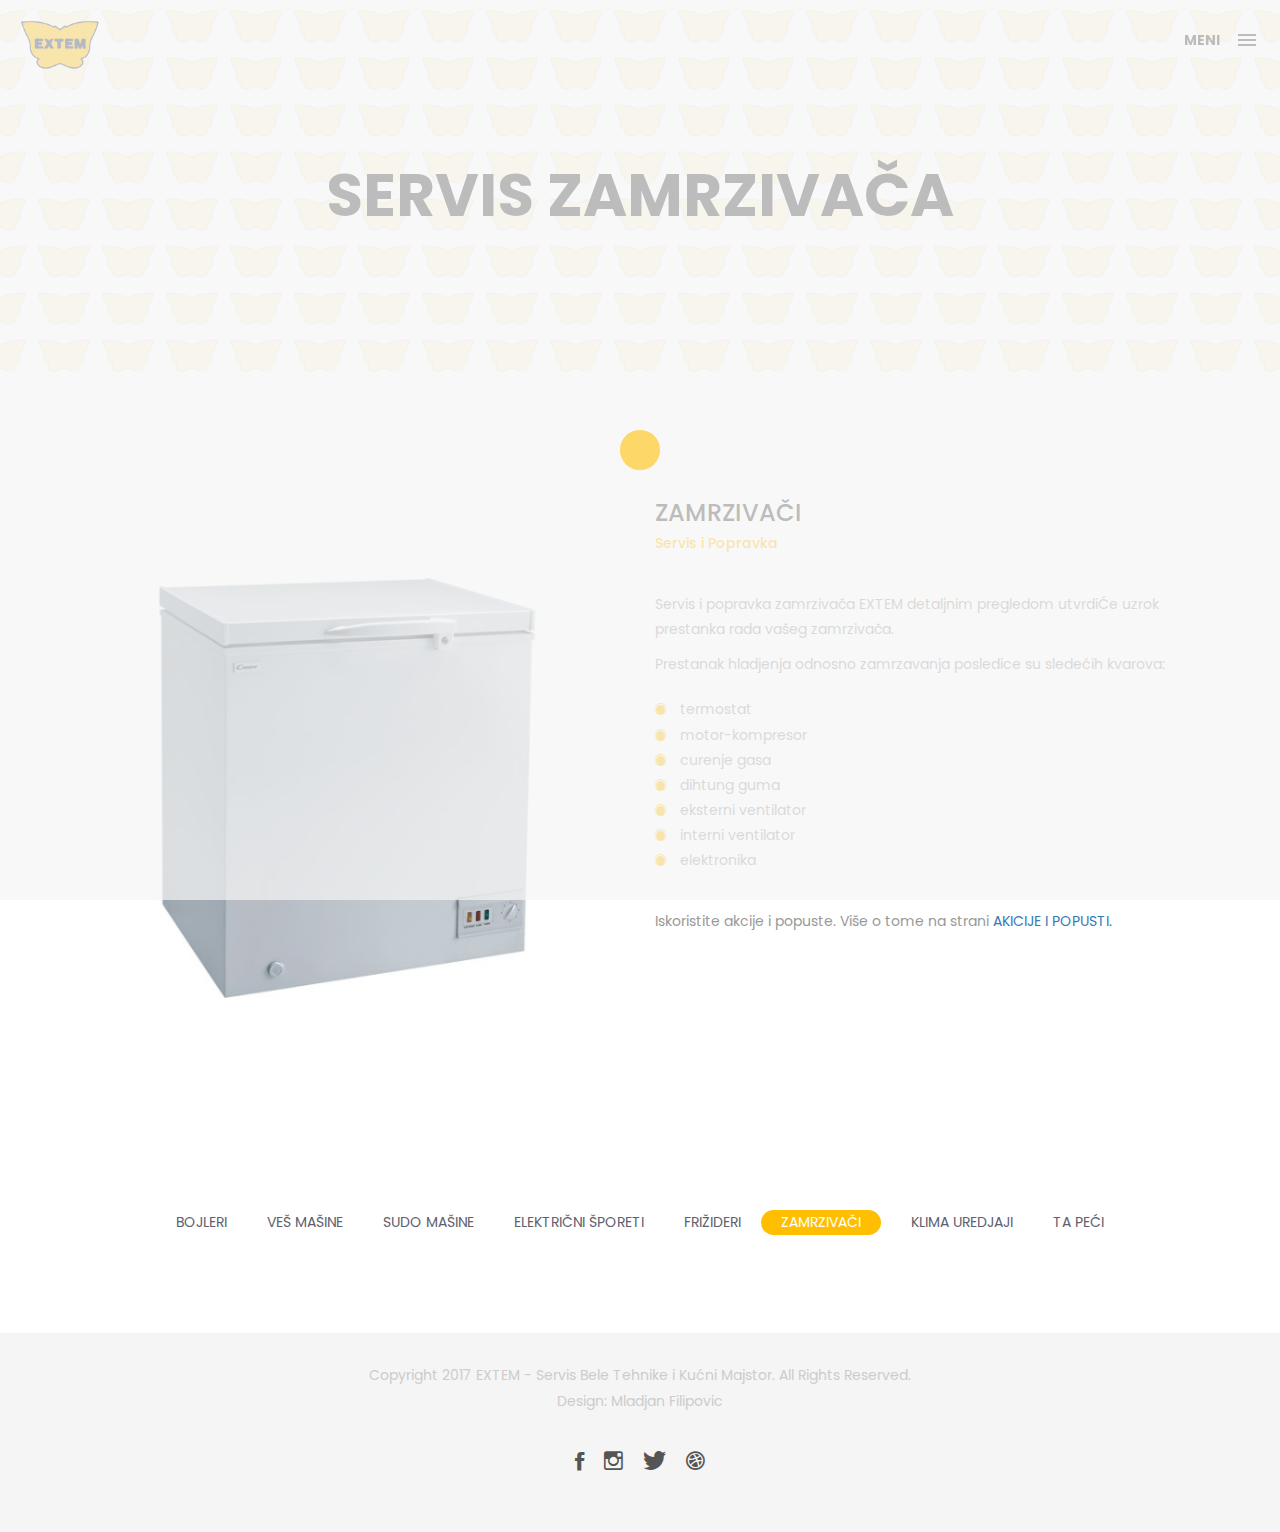
<file: servis-zamrzivaca.html>
<!DOCTYPE html>
<html lang="en">

<head>
    <meta charset="utf-8">
    <meta http-equiv="X-UA-Compatible" content="IE=edge">
    <meta name="viewport" content="width=device-width, initial-scale=1">    
    <title>EXTEM - Servis Zamrzivača</title>
    <link rel="icon" href="img/fav.ico" type="image/x-icon">

    <!-- Bootstrap -->
    <link href="css/bootstrap.min.css" rel="stylesheet">
    <link href="ionicons/css/ionicons.min.css" rel="stylesheet">

    <!-- main css -->
    <link href="css/style.css" rel="stylesheet">

    <!-- modernizr -->
    <script src="js/modernizr.js"></script>
    
    <!--[if lt IE 9]>
      <script src="https://oss.maxcdn.com/html5shiv/3.7.2/html5shiv.min.js"></script>
      <script src="https://oss.maxcdn.com/respond/1.4.2/respond.min.js"></script>
    <![endif]-->
</head>

<body>

    <!-- Preloader -->
    <div id="preloader">
        <div class="pre-container">
            <div class="spinner">
                <div class="double-bounce1"></div>
                <div class="double-bounce2"></div>
            </div>
        </div>
    </div>
    <!-- end Preloader -->

    <div class="container-fluid"> 
       <!-- box-header -->
        <header class="box-header">
            <div class="box-logo">
                <a href="index.html"><img src="img/logo.png" width="80" alt="EXTEM Logo"></a>
            </div>
            <!-- box-nav -->
            <a class="box-primary-nav-trigger" href="#0">
                <span class="box-menu-text">Meni</span><span class="box-menu-icon"></span>
            </a>
        </header>
        <!-- end box-header -->
        
        <!-- nav -->
        <nav>
            <ul class="box-primary-nav">
                <li class="box-label">EXTEM</li>
                
                <li><a href="index.html">Servis & Montaža</a> <i class="ion-ios-circle-filled color"></i></li>
                <li><a href="kucni-majstor.html">Kućni Majstor</a></li>
                <li><a href="akcije-popusti.html">Akcije & Popusti</a></li>
                <li><a href="kontakt.html">Kontakt</a></li>

                <li class="box-label">PRATITE NAS</li>

                <li class="box-social"><a href="#0"><i class="ion-social-facebook"></i></a></li>
                <li class="box-social"><a href="#0"><i class="ion-social-instagram-outline"></i></a></li>
                <li class="box-social"><a href="#0"><i class="ion-social-twitter"></i></a></li>
                <li class="box-social"><a href="#0"><i class="ion-social-dribbble"></i></a></li>
            </ul>
        </nav>
        <!-- end nav -->  
    </div>
    
    <!-- Top bar -->
    <div class="top-bar">
        <h1>SERVIS ZAMRZIVAČA</h1>        
    </div>
    <!-- end Top bar -->
    
    <!-- Main container -->
    <div class="container main-container clearfix"> 
        <div class="col-md-6">
            <img src="img/servis-zamrzivaci.jpeg" class="img-responsive" alt="Servis Zamrzivaca" />
        </div>
        <div class="col-md-6">
           <h3 class="uppercase">ZAMRZIVAČI</h3>
           <h5>Servis i Popravka</h5>
           <div class="h-30"></div>
            <p>Servis i popravka zamrzivača EXTEM detaljnim pregledom utvrdiĆe uzrok prestanka rada vašeg zamrzivača.</p>

            <p>Prestanak hladjenja odnosno zamrzavanja posledice su sledećih kvarova:</p>
            <div class="h-10"></div>
        <ul class="cat-ul">
            <li><i class="ion-ios-circle-filled"></i> termostat</li>
            <li><i class="ion-ios-circle-filled"></i> motor-kompresor</li>
            <li><i class="ion-ios-circle-filled"></i> curenje gasa</li>
            <li><i class="ion-ios-circle-filled"></i> dihtung guma</li>
            <li><i class="ion-ios-circle-filled"></i> eksterni ventilator</li>
            <li><i class="ion-ios-circle-filled"></i> interni ventilator</li>            
            <li><i class="ion-ios-circle-filled"></i> elektronika</li>            
        </ul>
            
            <br>
            <p>Iskoristite akcije i popuste. Više o tome na strani <a href="akcije-popusti.html">AKICIJE I POPUSTI.</a></p>
        
            
        </div>
    </div>
    <!-- end Main container -->

    <!-- container -->
    <div class="main-container portfolio-inner clearfix">
        <!-- portfolio div -->
        <div class="portfolio-div">
            <div class="portfolio">
                <!-- portfolio_button -->
                <div class="categories-grid wow fadeInLeft">
                    <nav class="categories text-center">
                        <ul class="portfolio_button">
                            <li><a href="servis-bojlera.html">BOJLERI</a></li>
                            <li><a href="servis-ves-masina.html">VEŠ MAŠINE</a></li>
                            <li><a href="servis-sudo-masina.html" >SUDO MAŠINE</a></li>
                            <li><a href="servis-elektricnih-sporeta.html" >ELEKTRIČNI ŠPORETI</a></li>
                            <li><a href="servis-frizidera.html" >FRIŽIDERI</a></li>
                            <li><a href="servis-zamrzivaca.html" class="active" >ZAMRZIVAČI</a></li>
                            <li><a href="servis-klima-uredjaja.html" >KLIMA UREDJAJI</a></li>
                            <li><a href="servis-ta-peci.html" >TA PEĆI</a></li>                                
                        </ul>
                    </nav>
                </div>
                <!-- portfolio_button -->
            </div>
        </div>
    </div>        
<!-- end container -->


    <!-- footer -->
    <footer>
        <div class="container-fluid">
                <p class="copyright">Copyright 2017 EXTEM - Servis Bele Tehnike i Kućni Majstor. All Rights Reserved.</p>
                <p class="copyright">Design: Mladjan Filipovic</p>

                <br>
                <ul class="social-ul">
                        <li class="box-social"><a href="#0"><i class="ion-social-facebook"></i></a></li>
                        <li class="box-social"><a href="#0"><i class="ion-social-instagram-outline"></i></a></li>
                        <li class="box-social"><a href="#0"><i class="ion-social-twitter"></i></a></li>
                        <li class="box-social"><a href="#0"><i class="ion-social-dribbble"></i></a></li>
                </ul>                
        </div>
    </footer>
    <!-- end footer -->
    
    <!-- back to top -->
    <a href="#0" class="cd-top"><i class="ion-android-arrow-up"></i></a>
    <!-- end back to top -->



    <!-- jQuery -->
    <script src="js/jquery-2.1.1.js"></script>
    <!--  plugins -->
    <script src="js/bootstrap.min.js"></script>
    <script src="js/menu.js"></script>
    <script src="js/animated-headline.js"></script>
    <script src="js/isotope.pkgd.min.js"></script>


    <!--  custom script -->
    <script src="js/custom.js"></script>

</body>

</html>
</file>
<file: css/style.css>
/* Google fonts & font family
==================================================*/

@import url(https://fonts.googleapis.com/css?family=Poppins:400,500,600,700);

/* General
==================================================*/

html,
body {
    height: 100%;
    font-family: 'Poppins', sans-serif;
    line-height: 1.8;
    color: #999
}

.no-padding {
    padding-left: 0;
    padding-right: 0;
}

.no-padding [class^="col-"] {
    padding-left: 0;
    padding-right: 0;
}

.main-container {    
    padding: 100px 0;
}

.center {
    text-align: center;
}

a {
    -webkit-transition: all .3s;
    transition: all .3s
}

.uppercase {
    text-transform: uppercase;
}

.h-30 {
    height: 30px
}

.h-10 {
    height: 10px
}

.color {
    color: #ffbf00;
    font-size: 11px;
}


/* typography
==================================================*/

h1 {
    color: #393939;
    font-size: 60px;
    text-transform: uppercase;
}

h3 {
    color: #393939;
}

h5 {
    color: #ffbf00;
}


/* preloader
==================================================*/

#preloader {
    position: fixed;
    top: 0;
    left: 0;
    right: 0;
    bottom: 0;
    background-color: #f5f5f5;
    /* change if the mask should be a color other than white */
    z-index: 1000;
    /* makes sure it stays on top */
}

.pre-container {
    position: absolute;
    left: 50%;
    top: 50%;
    bottom: auto;
    right: auto;
    -webkit-transform: translateX(-50%) translateY(-50%);
    transform: translateX(-50%) translateY(-50%);
    text-align: center;
}

.spinner {
    width: 40px;
    height: 40px;
    position: relative;
    margin: 100px auto;
}

.double-bounce1,
.double-bounce2 {
    width: 100%;
    height: 100%;
    border-radius: 50%;
    background-color: #ffbf00;
    opacity: 0.6;
    position: absolute;
    top: 0;
    left: 0;
    -webkit-animation: bounce 2.0s infinite ease-in-out;
    animation: bounce 2.0s infinite ease-in-out;
}

.double-bounce2 {
    -webkit-animation-delay: -1.0s;
    animation-delay: -1.0s;
}

@-webkit-keyframes bounce {
    0%,
    100% {
        -webkit-transform: scale(0.0)
    }
    50% {
        -webkit-transform: scale(1.0)
    }
}

@keyframes bounce {
    0%,
    100% {
        transform: scale(0.0);
        -webkit-transform: scale(0.0);
    }
    50% {
        transform: scale(1.0);
        -webkit-transform: scale(1.0);
    }
}


/* header
==================================================*/

.box-header {
    position: absolute;
    top: 0;
    left: 0;
    background: rgba(255, 255, 255, 0.95);
    height: 50px;
    width: 100%;
    z-index: 3;
    box-shadow: 0 1px 2px rgba(0, 0, 0, 0.3);
    -webkit-font-smoothing: antialiased;
    -moz-osx-font-smoothing: grayscale;
}

.box-header {
    height: 80px;
    background: transparent;
    box-shadow: none;
}

.box-header {
    -webkit-transition: background-color 0.3s;
    transition: background-color 0.3s;
    -webkit-transform: translate3d(0, 0, 0);
    transform: translate3d(0, 0, 0);
    -webkit-backface-visibility: hidden;
    backface-visibility: hidden;
}

.box-header.is-fixed {
    position: fixed;
    top: -80px;
    background-color: rgba(255, 255, 255, 0.96);
    -webkit-transition: -webkit-transform 0.3s;
    transition: -webkit-transform 0.3s;
    transition: transform 0.3s;
    transition: transform 0.3s, -webkit-transform 0.3s;
}

.box-header.is-visible {
    -webkit-transform: translate3d(0, 100%, 0);
    transform: translate3d(0, 100%, 0);
}

.box-header.menu-is-open {
    background-color: rgba(255, 255, 255, 0.96);
}

.box-logo {
    display: block;
    padding: 20px;
}

.box-primary-nav-trigger {
    position: absolute;
    right: 0;
    top: 0;
    height: 100%;
    width: 50px;
    background-color: #fff;
}

.box-primary-nav-trigger .box-menu-text {
    color: #393939;
    text-transform: uppercase;
    font-weight: 700;
    display: none;
}

.box-primary-nav-trigger .box-menu-icon {
    display: inline-block;
    position: absolute;
    left: 50%;
    top: 50%;
    bottom: auto;
    right: auto;
    -webkit-transform: translateX(-50%) translateY(-50%);
    transform: translateX(-50%) translateY(-50%);
    width: 18px;
    height: 2px;
    background-color: #393939;
    -webkit-transition: background-color 0.3s;
    transition: background-color 0.3s;
    list-style: none;
}

.box-primary-nav-trigger .box-menu-icon::before,
.box-primary-nav-trigger .box-menu-icon:after {
    content: '';
    width: 100%;
    height: 100%;
    position: absolute;
    background-color: #393939;
    right: 0;
    -webkit-transition: -webkit-transform .3s, top .3s, background-color 0s;
    -webkit-transition: top .3s, background-color 0s, -webkit-transform .3s;
    transition: top .3s, background-color 0s, -webkit-transform .3s;
    transition: transform .3s, top .3s, background-color 0s;
    transition: transform .3s, top .3s, background-color 0s, -webkit-transform .3s;
}

.box-primary-nav-trigger .box-menu-icon::before {
    top: -5px;
}

.box-primary-nav-trigger .box-menu-icon::after {
    top: 5px;
}

.box-primary-nav-trigger .box-menu-icon.is-clicked {
    background-color: rgba(255, 255, 255, 0);
}

.box-primary-nav-trigger .box-menu-icon.is-clicked::before,
.box-primary-nav-trigger .box-menu-icon.is-clicked::after {
    background-color: 393939;
}

.box-primary-nav-trigger .box-menu-icon.is-clicked::before {
    top: 0;
    -webkit-transform: rotate(135deg);
    transform: rotate(135deg);
}

.box-primary-nav-trigger .box-menu-icon.is-clicked::after {
    top: 0;
    -webkit-transform: rotate(225deg);
    transform: rotate(225deg);
}

.box-primary-nav-trigger {
    width: 100px;
    padding-left: 1em;
    background-color: transparent;
    height: 30px;
    line-height: 30px;
    right: 10px;
    top: 50%;
    bottom: auto;
    -webkit-transform: translateY(-50%);
    transform: translateY(-50%);
}

.box-primary-nav-trigger .box-menu-text {
    display: inline-block;
}

.box-primary-nav-trigger .box-menu-icon {
    left: auto;
    right: 1em;
    -webkit-transform: translateX(0) translateY(-50%);
    transform: translateX(0) translateY(-50%);
}

.box-primary-nav {
    position: fixed;
    left: 0;
    top: 0;
    height: 100%;
    width: 100%;
    background: rgba(0, 0, 0, 0.96);
    z-index: 2;
    text-align: center;
    padding: 50px 0;
    -webkit-backface-visibility: hidden;
    backface-visibility: hidden;
    overflow: auto;
    -webkit-overflow-scrolling: touch;
    -webkit-transform: translateY(-100%);
    transform: translateY(-100%);
    -webkit-transition-property: -webkit-transform;
    transition-property: -webkit-transform;
    transition-property: transform;
    transition-property: transform, -webkit-transform;
    -webkit-transition-duration: 0.4s;
    transition-duration: 0.4s;
    list-style: none;
}

.box-primary-nav li {
    font-size: 22px;
    font-size: 1.375rem;
    font-weight: 300;
    -webkit-font-smoothing: antialiased;
    -moz-osx-font-smoothing: grayscale;
    margin: .2em 0;
    text-transform: capitalize;
}

.box-primary-nav a {
    display: inline-block;
    padding: .4em 1em;
    border-radius: 0.25em;
    -webkit-transition: all 0.2s;
    transition: all 0.2s;
    color: #fff;
    text-decoration: none;
    font-weight: bold;
}
.box-primary-nav a:focus {
    outline: none;
}

.no-touch .box-primary-nav a:hover {
    text-decoration: none;
    color: #ddd;
}

.box-primary-nav .box-label {
    color: #ffbf00;
    text-transform: uppercase;
    font-weight: 700;
    font-size: 25px;
    margin: 2.4em 0 .8em;
}

.box-primary-nav .box-social {
    display: inline-block;
    margin: 10px .4em;
}

.box-primary-nav .box-social a {
    width: 30px;
    height: 30px;
    padding: 0;
    font-size: 30px
}

.box-primary-nav.is-visible {
    -webkit-transform: translateY(0);
    transform: translateY(0);
}

.box-primary-nav {
    padding: 150px 0 0;
}

.box-primary-nav li {
    font-size: 18px;
}


/* box-intro
==================================================*/

.box-intro {
    text-align: center;
    display: table;
    height: 100vh;
    width: 100%;
    background: -webkit-linear-gradient( rgba(255, 255, 255, .85), rgba(255, 255, 255, .85)), url(../img/background.jpg);
    background: linear-gradient( rgba(255, 255, 255, .85), rgba(255, 255, 255, .85)), url(../img/background.jpg);
    background-size: cover;
    background-attachment: fixed;
    background-position: center center;            
}

.box-intro .table-cell {
    display: table-cell;
    vertical-align: middle;
}

.box-intro em {
    font-style: normal;
    text-transform: uppercase;
    font-size: 0.5em;
}

b i:last-child {
    color: #ffbf00 !important;
}

.box-intro h3 {    
    color: black;    
}


/* mouse effect */

.mouse {
    position: absolute;
    width: 22px;
    height: 42px;
    bottom: 40px;
    left: 50%;
    margin-left: -12px;
    border-radius: 15px;
    border: 2px solid #888;
    -webkit-animation: intro 1s;
    animation: intro 1s;
}

.scroll {
    display: block;
    width: 3px;
    height: 3px;
    margin: 6px auto;
    border-radius: 4px;
    background: #888;
    -webkit-animation: finger 2s infinite;
    animation: finger 2s infinite;
}

@-webkit-keyframes intro {
    0% {
        opacity: 0;
        -webkit-transform: translateY(40px);
        transform: translateY(40px);
    }
    100% {
        opacity: 1;
        -webkit-transform: translateY(0);
        transform: translateY(0);
    }
}

@keyframes intro {
    0% {
        opacity: 0;
        -webkit-transform: translateY(40px);
        transform: translateY(40px);
    }
    100% {
        opacity: 1;
        -webkit-transform: translateY(0);
        transform: translateY(0);
    }
}

@-webkit-keyframes finger {
    0% {
        opacity: 1;
    }
    100% {
        opacity: 0;
        -webkit-transform: translateY(20px);
        transform: translateY(20px);
    }
}

@keyframes finger {
    0% {
        opacity: 1;
    }
    100% {
        opacity: 0;
        -webkit-transform: translateY(20px);
        transform: translateY(20px);
    }
}


/* text rotate */

.box-headline {
    font-size: 130px;
    line-height: 1.0;
}

.box-words-wrapper {
    display: inline-block;
    position: relative;
}

.box-words-wrapper b {
    display: inline-block;
    position: absolute;
    white-space: nowrap;
    left: 0;
    top: 0;
}

.box-words-wrapper b.is-visible {
    position: relative;
}

.no-js .box-words-wrapper b {
    opacity: 0;
}

.no-js .box-words-wrapper b.is-visible {
    opacity: 1;
}

.box-headline.rotate-2 .box-words-wrapper {
    -webkit-perspective: 300px;
    perspective: 300px;
}

.box-headline.rotate-2 i,
.box-headline.rotate-2 em {
    display: inline-block;
    -webkit-backface-visibility: hidden;
    backface-visibility: hidden;
}

.box-headline.rotate-2 b {
    opacity: 0;
}

.box-headline.rotate-2 i {
    -webkit-transform-style: preserve-3d;
    transform-style: preserve-3d;
    -webkit-transform: translateZ(-20px) rotateX(90deg);
    transform: translateZ(-20px) rotateX(90deg);
    opacity: 0;
}

.is-visible .box-headline.rotate-2 i {
    opacity: 1;
}

.box-headline.rotate-2 i.in {
    -webkit-animation: box-rotate-2-in 0.4s forwards;
    animation: box-rotate-2-in 0.4s forwards;
}

.box-headline.rotate-2 i.out {
    -webkit-animation: box-rotate-2-out 0.4s forwards;
    animation: box-rotate-2-out 0.4s forwards;
}

.box-headline.rotate-2 em {
    -webkit-transform: translateZ(20px);
    transform: translateZ(20px);
}

.no-csstransitions .box-headline.rotate-2 i {
    -webkit-transform: rotateX(0deg);
    transform: rotateX(0deg);
    opacity: 0;
}

.no-csstransitions .box-headline.rotate-2 i em {
    -webkit-transform: scale(1);
    transform: scale(1);
}

.no-csstransitions .box-headline.rotate-2 .is-visible i {
    opacity: 1;
}

@-webkit-keyframes box-rotate-2-in {
    0% {
        opacity: 0;
        -webkit-transform: translateZ(-20px) rotateX(90deg);
    }
    60% {
        opacity: 1;
        -webkit-transform: translateZ(-20px) rotateX(-10deg);
    }
    100% {
        opacity: 1;
        -webkit-transform: translateZ(-20px) rotateX(0deg);
    }
}

@keyframes box-rotate-2-in {
    0% {
        opacity: 0;
        -webkit-transform: translateZ(-20px) rotateX(90deg);
        transform: translateZ(-20px) rotateX(90deg);
    }
    60% {
        opacity: 1;
        -webkit-transform: translateZ(-20px) rotateX(-10deg);
        transform: translateZ(-20px) rotateX(-10deg);
    }
    100% {
        opacity: 1;
        -webkit-transform: translateZ(-20px) rotateX(0deg);
        transform: translateZ(-20px) rotateX(0deg);
    }
}

@-webkit-keyframes box-rotate-2-out {
    0% {
        opacity: 1;
        -webkit-transform: translateZ(-20px) rotateX(0);
    }
    60% {
        opacity: 0;
        -webkit-transform: translateZ(-20px) rotateX(-100deg);
    }
    100% {
        opacity: 0;
        -webkit-transform: translateZ(-20px) rotateX(-90deg);
    }
}

@keyframes box-rotate-2-out {
    0% {
        opacity: 1;
        -webkit-transform: translateZ(-20px) rotateX(0);
        transform: translateZ(-20px) rotateX(0);
    }
    60% {
        opacity: 0;
        -webkit-transform: translateZ(-20px) rotateX(-100deg);
        transform: translateZ(-20px) rotateX(-100deg);
    }
    100% {
        opacity: 0;
        -webkit-transform: translateZ(-20px) rotateX(-90deg);
        transform: translateZ(-20px) rotateX(-90deg);
    }
}


/* portfolio section
==================================================*/

.portfolio .categories-grid span {
    font-size: 30px;
    margin-bottom: 30px;
    display: inline-block;
}

.portfolio .categories-grid .categories ul li {
    list-style: none;
    margin: 20px 0;
}

.portfolio .categories-grid .categories ul li a {
    display: inline-block;
    color: #60606e;
    padding: 0 10px;
    margin: 0 10px;
    -webkit-transition: all .2s ease-in-out .2s;
    transition: all .2s ease-in-out .2s;
}

.portfolio .categories-grid .categories ul li a:hover,
.portfolio .categories-grid .categories ul li a:focus {
    text-decoration: none;
}

.portfolio .categories-grid .categories ul li a.active {
    margin-left: 0;
    background-color: #ffbf00;
    padding: 0px 20px;
    color: white;
    border-radius: 25px;
    text-decoration: none;
}

.portfolio_button {
    padding-left: 0;
}

.portfolio_item {
    position: relative;
    overflow: hidden;
    display: block;    
    margin: 5px;
    border: solid 2px rgba(0, 0, 0, .1);   
}

.portfolio_item .item_infos {
    position: center;
    text-align: center;    
    display: block;
    color: #393939;
    font-size: 18px;
    font-weight: bold;
    text-decoration: none;       
}

.portfolio_item:hover .item_infos {
    opacity: 0;
    -webkit-transform: translateX(0);
    transform: translateX(0);
}

.portfolio_item .portfolio_item_hover {
    position: absolute;
    top: 0px;
    left: 0px;
    height: 100%;
    width: 100%;
    background-color: rgba(0, 0, 0, .8);
    -webkit-transform: translate(-100%);
    transform: translate(-100%);
    opacity: 0;
    -webkit-transition: all .2s ease-in-out;
    transition: all .2s ease-in-out;
}

.portfolio_item .portfolio_item_hover .item_info {
    text-align: center;
    position: absolute;
    top: 50%;
    left: 50%;
    -webkit-transform: translate(-50%, -50%);
    transform: translate(-50%, -50%);
    padding: 10px;
    width: 100%;
    font-weight: bold;
}

.portfolio_item .portfolio_item_hover .item_info span {
    display: block;
    color: #fff;
    font-size: 18px;
    -webkit-transform: translateX(-100px);
    transform: translateX(-100px);
    -webkit-transition: all .2s ease-in-out .2s;
    transition: all .2s ease-in-out .2s;
    opacity: 0;
}

.portfolio_item .portfolio_item_hover .item_info em {
    font-style: normal;
    display: inline-block;
    background-color: #ffbf00;
    padding: 5px 20px;
    border-radius: 25px;
    color: #333;
    margin-top: 10px;
    -webkit-transform: translateX(-100px);
    transform: translateX(-100px);
    -webkit-transition: all .3s ease-in-out .3s;
    transition: all .3s ease-in-out .3s;
    opacity: 0;
    font-size: 10px;
    letter-spacing: 2px;
}

.portfolio_item:hover .portfolio_item_hover {
    opacity: 1;
    -webkit-transform: translateX(0);
    transform: translateX(0);
}

.portfolio_item:hover .item_info em,
.portfolio_item:hover .item_info span {
    opacity: 1;
    -webkit-transform: translateX(0);
    transform: translateX(0);
}

.portfolio .categories-grid .categories ul li {
    float: left;
}

.portfolio .categories-grid .categories ul li a {
    padding: 0 10px;
    -webkit-transition: all .2s ease-in-out .2s;
    transition: all .2s ease-in-out .2s;
}

.portfolio_button {
    padding-left: 0;
    display: inline-block;
    margin: 0 auto;
    text-align: center;
    margin-bottom: 70px;
}

.portfolio .categories-grid .categories ul li a:hover {
    margin-left: 0;
    background-color: #ffbf00;
    padding: 0px 20px;    
    border-radius: 25px;
    text-decoration: none;
}

.portfolio-inner {
    padding-bottom: 0 !important;
    padding-top: 55px;
}


/* footer
==================================================*/

footer {
    padding: 30px 0;
    text-align: center;
    background: #f5f5f5;
}

.copyright {
    color: #ccc;
    margin-bottom: 0;
}

footer img {
    margin: 0 auto;
}


/* backto top
==================================================*/

.cd-top {
    display: inline-block;
    height: 40px;
    width: 40px;
    position: fixed;
    bottom: 20px;
    line-height: 40px;
    font-size: 20px;
    right: 10px;
    text-align: center;
    color: #fff;
    background: rgba(255, 191, 0, 0.8);
    visibility: hidden;
    opacity: 0;
    -webkit-transition: opacity .3s 0s, visibility 0s .3s;
    transition: opacity .3s 0s, visibility 0s .3s;
}

.cd-top.cd-is-visible,
.cd-top.cd-fade-out,
.no-touch .cd-top:hover {
    -webkit-transition: opacity .3s 0s, visibility 0s 0s;
    transition: opacity .3s 0s, visibility 0s 0s;
}

.cd-top.cd-is-visible {
    /* the button becomes visible */
    visibility: visible;
    opacity: 1;
}

.cd-top.cd-fade-out {
    opacity: .5;
}

.no-touch .cd-top:hover,
.no-touch .cd-top:focus {
    background-color: #ffbf00;
    opacity: 1;
    color: #fff;
}


/* About page
==================================================*/

.top-bar {
    color: #333;
    padding: 150px 0 150px;
    background: -webkit-linear-gradient( rgba(255, 255, 255, .85), rgba(255, 255, 255, .85)), url(../img/extem.jpg);
    background: linear-gradient( rgba(255, 255, 255, .85), rgba(255, 255, 255, .85)), url(../img/extem.jpg);
    background-size: 5%;    
    background-attachment: fixed;
    background-position: center center;
    text-align: center;         
}

.top-bar h1 {
    font-size: 60px;
    text-transform: uppercase;
    font-weight: 700;
    color: #393939;
    line-height: 50px;
}

.top-bar p {
    font-size: 15px;
    text-transform: uppercase;
    font-weight: 500;
    color: #777;
}

.top-bar p a {
    color: #777;
}

.top-bar p a:hover,
.top-bar p a:focus {
    color: #555;
    text-decoration: none;
}

.social-ul {
    list-style: none;
    display: inline-block;
    padding-left: 0;
}

.social-ul li {
    margin: 0 10px;
    float: left;
}

.social-ul li a {
    font-size: 25px;
    color: #555;
    -webkit-transition: all .3s;
    transition: all .3s;
}

.social-ul li a:hover {
    color: #888;
}


/* Services page
==================================================*/

.size-50 {
    font-size: 50px;
}

.service-box {
    margin-bottom: 30px;
}

.service-box h3 {
    margin-top: 0;
}


/* contact page
==================================================*/

.details-text i {
    margin-right: 10px;
}

.textarea-contact {
    height: 200px;
    width: 100%;
    border: solid 1px rgba(0, 0, 0, .1);
    position: relative;
}

.textarea-contact textarea {
    height: 100%;
    width: 100%;
    border: 0;
    padding: 20px;
    background-color: transparent;
    float: left;
    z-index: 2;
    font-size: 14px;
    color: #9a9a9a;
    resize: none;
}

.textarea-contact > span {
    position: absolute;
    top: 20px;
    left: 20px;
    -webkit-transform: translateY(-50%);
    transform: translateY(-50%);
    font-size: 12px;
    text-transform: uppercase;
    color: #cdcdcd;
    -webkit-transition: all .2s ease-in-out;
    transition: all .2s ease-in-out;
    z-index: 1;
}

.input-contact {
    height: 40px;
    width: 100%;
    border: solid 1px rgba(0, 0, 0, .1);
    position: relative;
    margin-bottom: 30px;
}

.input-contact input[type="text"] {
    height: 100%;
    width: 100%;
    border: 0;
    padding: 0 20px;
    float: left;
    position: relative;
    background-color: transparent;
    z-index: 2;
    font-size: 14px;
    color: #9a9a9a;
}

.input-contact > span {
    position: absolute;
    top: 50%;
    left: 20px;
    -webkit-transform: translateY(-50%);
    transform: translateY(-50%);
    font-size: 12px;
    text-transform: uppercase;
    color: #cdcdcd;
    -webkit-transition: all .2s ease-in-out;
    transition: all .2s ease-in-out;
    z-index: 1;
}

.input-contact > span.active,
.textarea-contact > span.active {
    color: #ffbf00;
    font-size: 10px;
    top: 0px;
    left: 5px;
    background-color: #fff;
    padding: 5px
}

input:focus,
textarea:focus {
    outline: none;
}

.contact-info {
    margin-top: 20px;
}

.contact-info i {
    height: 30px;
    width: 30px;
    display: inline-block;
    background: #ffbf00;
    text-align: center;
    line-height: 33px;
    margin-right: 10px;
    color: #fff;
    font-size: 21px;
}

.contact-info p {
    display: inline-block;
    margin-right: 20px;
}

.btn-box {
    background: #ffbf00;
    padding: 10px 50px;
    border-radius: 0;
    color: #fff;
    margin-top: 20px;
    text-transform: uppercase;
    letter-spacing: 2px;
    font-weight: 500;
}

.btn-box:hover,
.btn-box:focus {
    background: #F5B700;
    color: #fff;
}


/* single project page
==================================================*/

.cat-ul {
    padding-left: 0;
    list-style: none
}

.cat-ul li i {
    margin-right: 10px;
    color: #ffbf00;
}


/* Responsive media queries
==================================================*/

@media (max-width: 991px) {
    .portfolio .categories-grid span {
        margin-bottom: 0;
        text-align: center;
        width: 100%;
    }
    .portfolio .categories-grid .categories ul li {
        text-align: center;
    }
    .portfolio .categories-grid .categories ul li a {
        margin-left: 0;
    }
    .col-md-6 h3 {
        margin-top: 30px;
    }
}

@media only screen and (max-width: 670px) {
    .box-headline {
        font-size: 100px;
    }
    .box-intro h3 {
        font-size: 16px;
    }
    .box-primary-nav a {
        padding: 5px 1em;
        font-size: 14px;
    }
    .box-primary-nav {
        padding: 80px 0 0;
    }
    .box-primary-nav .box-social a {
        font-size: 23px;
    }
    .top-bar h1 {
        font-size: 40px;
        line-height: 30px;
    }
    .portfolio .categories-grid .categories ul li {
        float: none;
    }
}

@media only screen and (max-width: 520px) {
    .box-headline {
        font-size: 80px;
    }
    .box-intro h3 {
        font-size: 16px;
    }
    .main-container {
        padding: 50px 0;
    }
}

@media only screen and (max-width: 420px) {
    .box-headline {
        font-size: 50px;
    }
    .box-intro h3 {
        font-size: 16px;
    }
    .top-bar h1 {
        font-size: 30px;
        line-height: 30px;
    }
}
</file>
